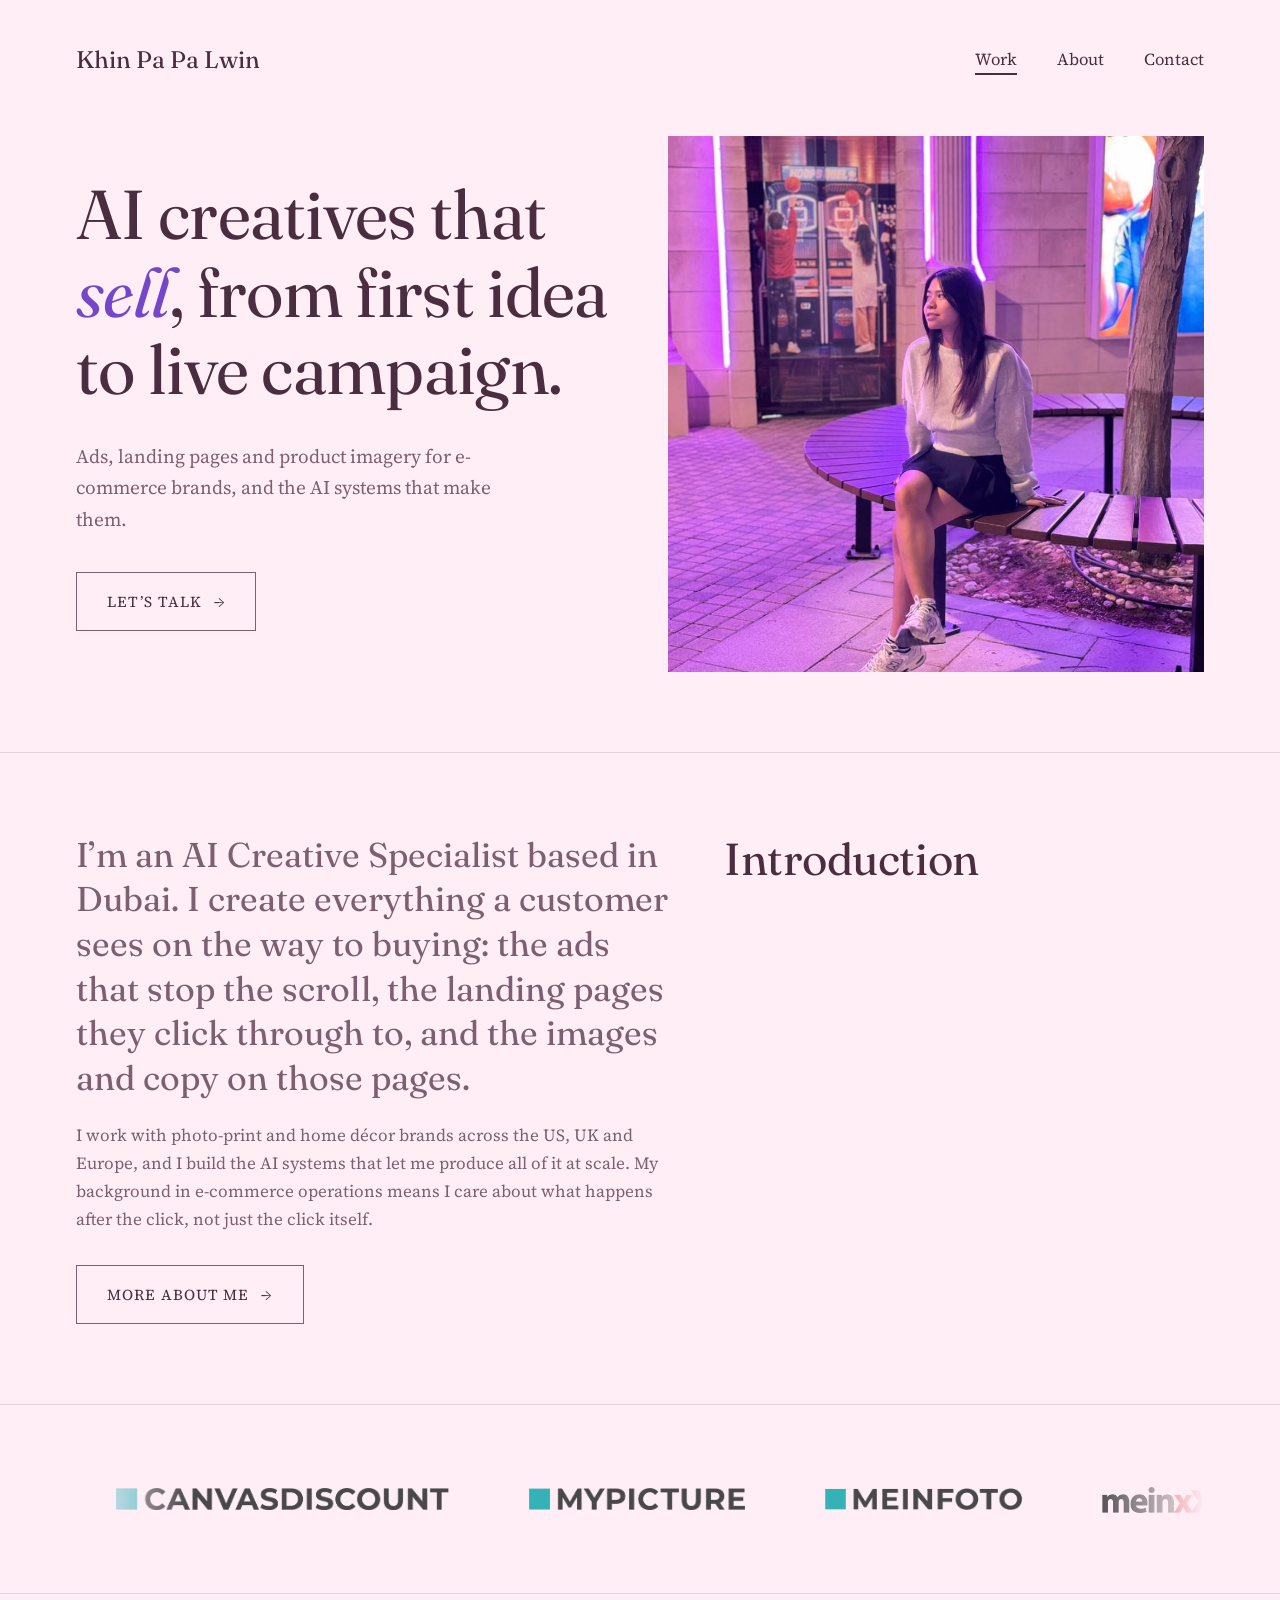
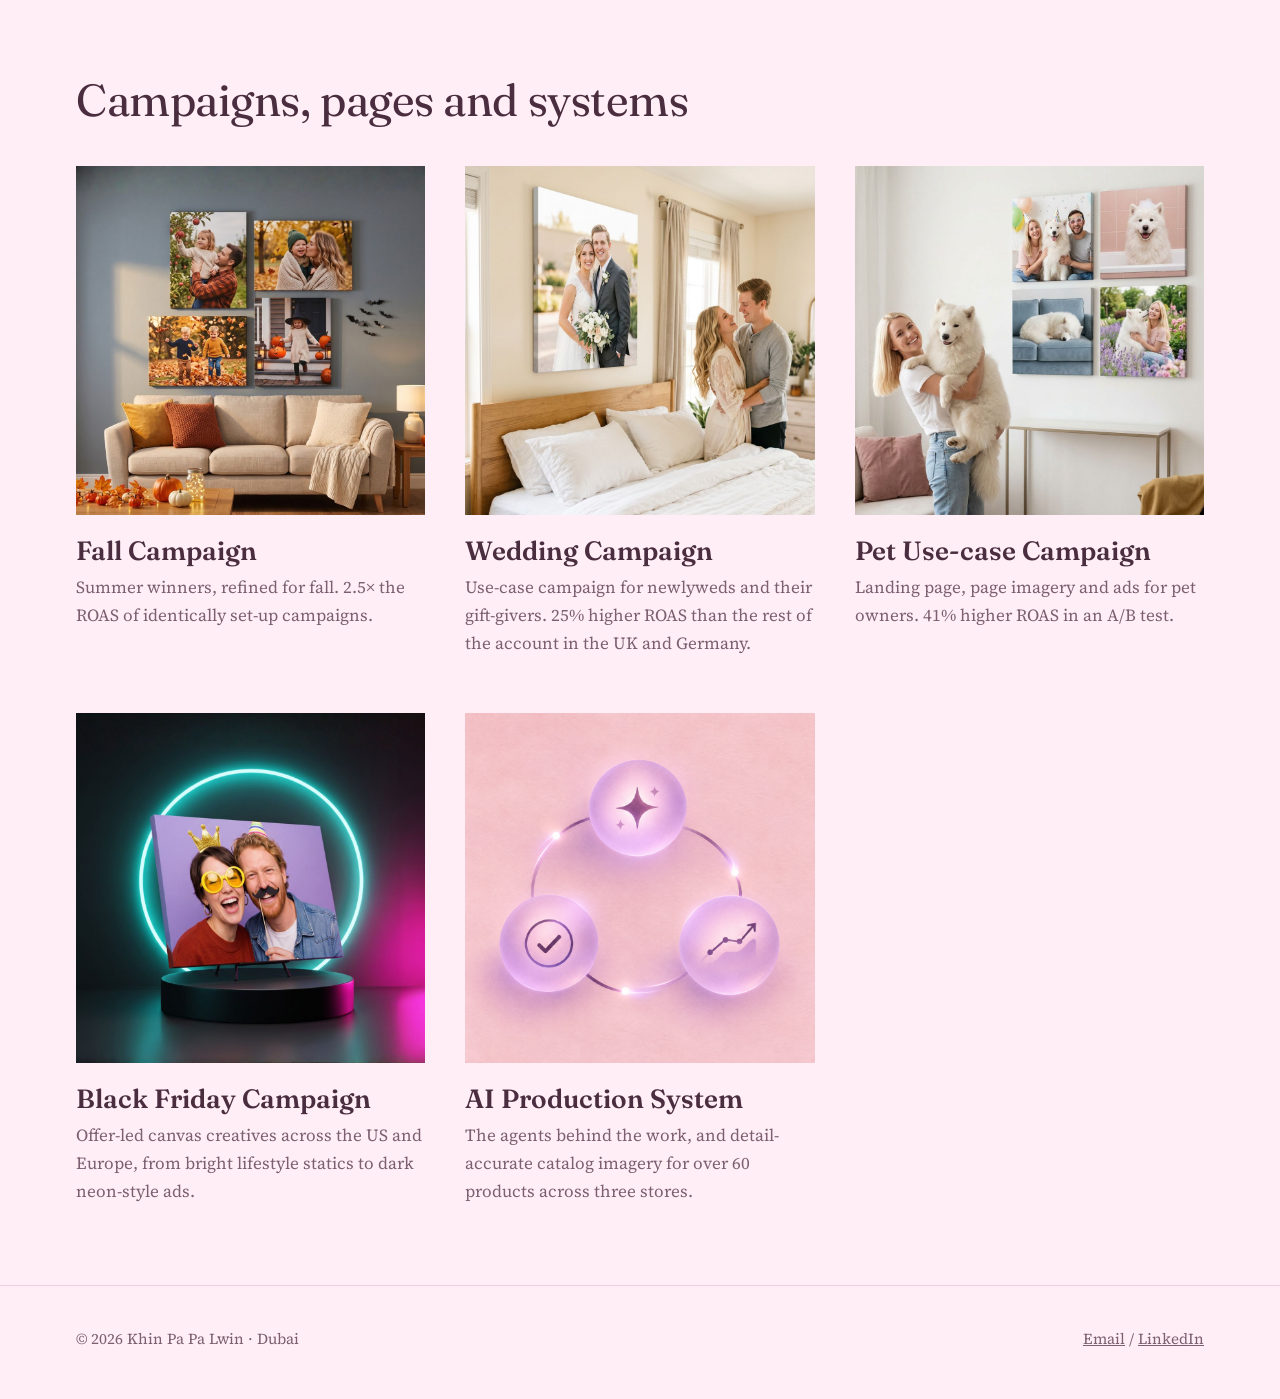
<file: index.html>
<!DOCTYPE html>
<html lang="en">
<head>
<meta charset="utf-8">
<meta name="viewport" content="width=device-width, initial-scale=1, viewport-fit=cover">
<title>Khin Pa Pa Lwin – AI Creative Specialist</title>
<meta name="description" content="AI Creative Specialist in Dubai creating ads, landing pages and product imagery for e-commerce brands.">
<link rel="preconnect" href="https://fonts.googleapis.com">
<link rel="preconnect" href="https://fonts.gstatic.com" crossorigin>
<link href="https://fonts.googleapis.com/css2?family=Fraunces:ital,opsz,wght@0,9..144,400;0,9..144,500;1,9..144,400&family=Source+Serif+4:opsz,wght@8..60,400;8..60,600&display=swap" rel="stylesheet">
<link rel="stylesheet" href="styles.css">
</head>
<body>
<div class="wrap">

  <nav class="site-nav" aria-label="Main">
    <a class="name" href="index.html">Khin Pa Pa Lwin</a>
    <ul>
      <li><a href="index.html#work" aria-current="page">Work</a></li>
      <li><a href="about.html">About</a></li>
      <li><a href="contact.html">Contact</a></li>
    </ul>
  </nav>

  <header class="hero">
    <div>
      <h1>AI creatives that <em>sell</em>, from first idea to live campaign.</h1>
      <p class="lead">Ads, landing pages and product imagery for e-commerce brands, and the AI systems that make them.</p>
      <a class="btn" href="contact.html">Let’s talk <span class="arrow" aria-hidden="true">→</span></a>
    </div>
    <div class="photo">images/khin.jpg<img src="images/khin.jpg" alt="Khin Pa Pa Lwin" onerror="this.remove()"></div>
  </header>

  <section aria-labelledby="intro-label">
    <div class="intro">
      <div>
        <p class="big">I’m an AI Creative Specialist based in Dubai. I create everything a customer sees on the way to buying: the ads that stop the scroll, the landing pages they click through to, and the images and copy on those pages.</p>
        <p>I work with photo-print and home décor brands across the US, UK and Europe, and I build the AI systems that let me produce all of it at scale. My background in e-commerce operations means I care about what happens after the click, not just the click itself.</p>
        <a class="btn" href="about.html">More about me <span class="arrow" aria-hidden="true">→</span></a>
      </div>
      <h2 id="intro-label">Introduction</h2>
    </div>
  </section>

  <section aria-label="Brands I’ve created for">
    <div class="marquee">
      <div class="marquee-track">
        <ul class="logos">
          <li><img src="images/logos/canvasdiscount.png" alt="CanvasDiscount"></li>
          <li><img src="images/logos/mypicture.png" alt="my-picture"></li>
          <li><img src="images/logos/meinfoto.png" alt="meinfoto"></li>
          <li><img class="tall" src="images/logos/meinxxl.png" alt="meinXXL"></li>
          <li><img src="images/logos/bestecanvas.svg" alt="Bestecanvas"></li>
        </ul>
        <ul class="logos" aria-hidden="true">
          <li><img src="images/logos/canvasdiscount.png" alt=""></li>
          <li><img src="images/logos/mypicture.png" alt=""></li>
          <li><img src="images/logos/meinfoto.png" alt=""></li>
          <li><img class="tall" src="images/logos/meinxxl.png" alt=""></li>
          <li><img src="images/logos/bestecanvas.svg" alt=""></li>
        </ul>
      </div>
    </div>
  </section>

  <section id="work" aria-labelledby="work-label">
    <h2 id="work-label">Campaigns, pages and systems</h2>
    <div class="work">
      <a class="item" href="projects/fall-concepts.html">
        <div class="cover">images/projects/fall-cover.jpg<img src="images/projects/fall-cover.jpg" alt="" onerror="this.remove()"></div>
        <div>
          <h3 class="title">Fall Campaign</h3>
          <p>Summer winners, refined for fall. 2.5× the ROAS of identically set-up campaigns.</p>
        </div>
      </a>
      <a class="item" href="projects/wedding-season.html">
        <div class="cover">images/projects/wedding-cover.jpg<img src="images/projects/wedding-cover.jpg" alt="" onerror="this.remove()"></div>
        <div>
          <h3 class="title">Wedding Campaign</h3>
          <p>Use-case campaign for newlyweds and their gift-givers. 25% higher ROAS than the rest of the account in the UK and Germany.</p>
        </div>
      </a>
      <a class="item" href="projects/pet-landing-page.html">
        <div class="cover">images/projects/pet-cover.jpg<img src="images/projects/pet-cover.jpg" alt="" onerror="this.remove()"></div>
        <div>
          <h3 class="title">Pet Use-case Campaign</h3>
          <p>Landing page, page imagery and ads for pet owners. 41% higher ROAS in an A/B test.</p>
        </div>
      </a>
      <a class="item" href="projects/black-friday.html">
        <div class="cover">images/projects/bf-cover.jpg<img src="images/projects/bf-cover.jpg" alt="" onerror="this.remove()"></div>
        <div>
          <h3 class="title">Black Friday Campaign</h3>
          <p>Offer-led canvas creatives across the US and Europe, from bright lifestyle statics to dark neon-style ads.</p>
        </div>
      </a>
      <a class="item" href="projects/ai-production-system.html">
        <div class="cover">images/projects/system-cover.jpg<img src="images/projects/system-cover.jpg" alt="" onerror="this.remove()"></div>
        <div>
          <h3 class="title">AI Production System</h3>
          <p>The agents behind the work, and detail-accurate catalog imagery for over 60 products across three stores.</p>
        </div>
      </a>
    </div>
  </section>

  <footer class="site-footer">
    <span>© 2026 Khin Pa Pa Lwin · Dubai</span>
    <span><a href="mailto:khinpapalwin184@gmail.com">Email</a> / <a href="https://www.linkedin.com/in/khin-pa-pa-lwin-a996a92a7">LinkedIn</a></span>
  </footer>

</div>
<script src="script.js"></script>
</body>
</html>
</file>
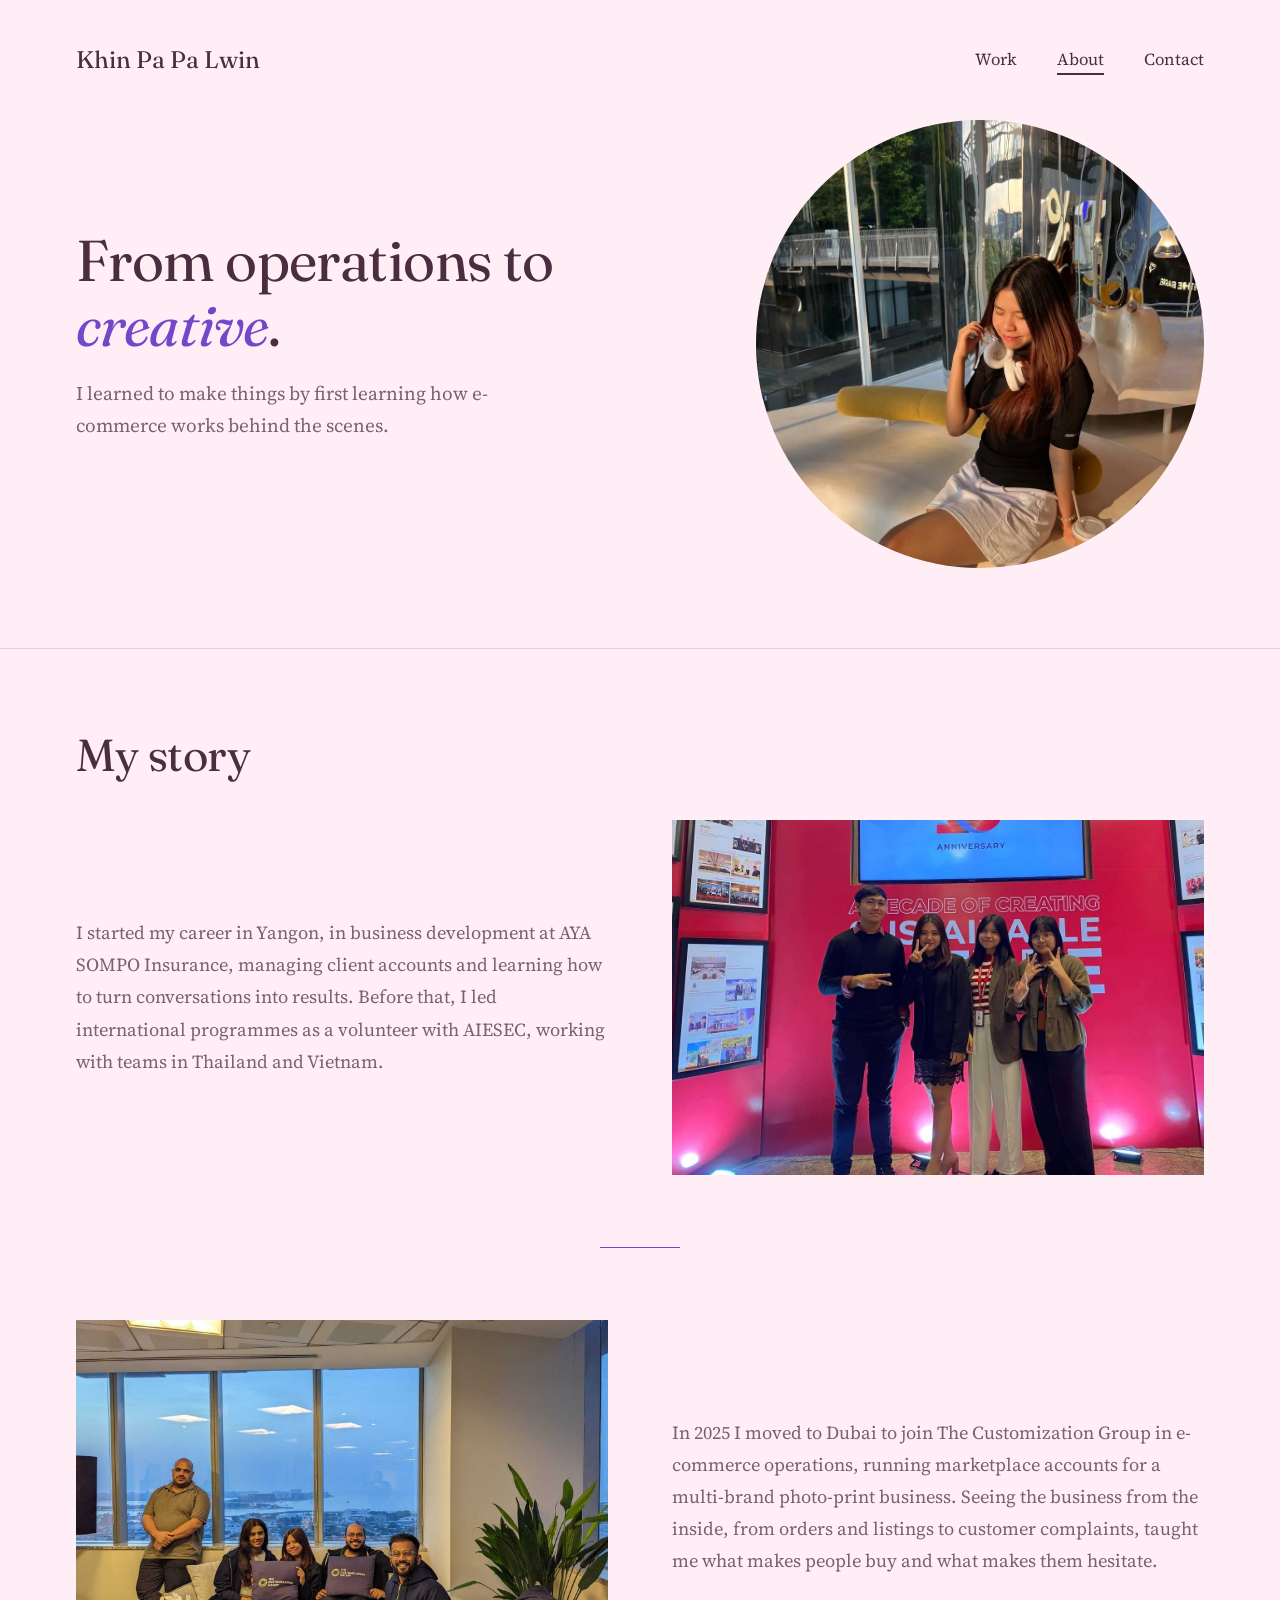
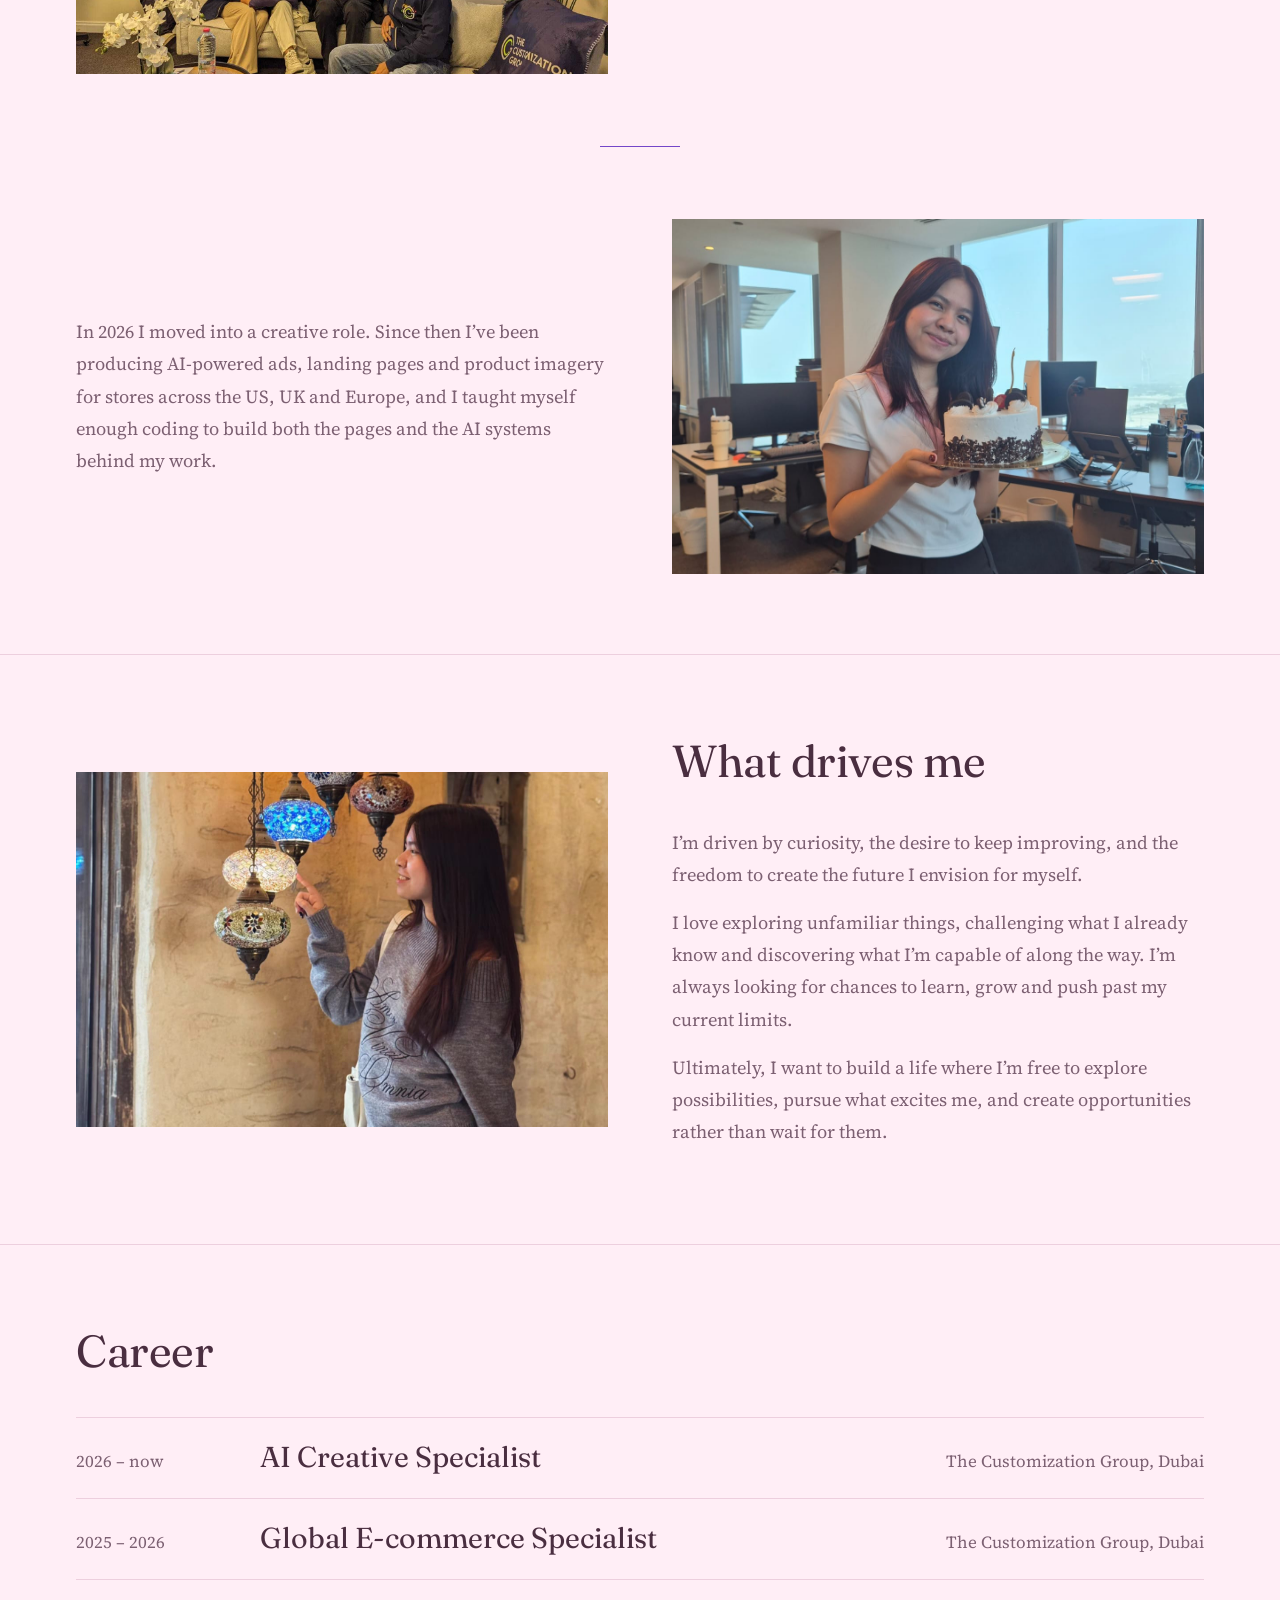
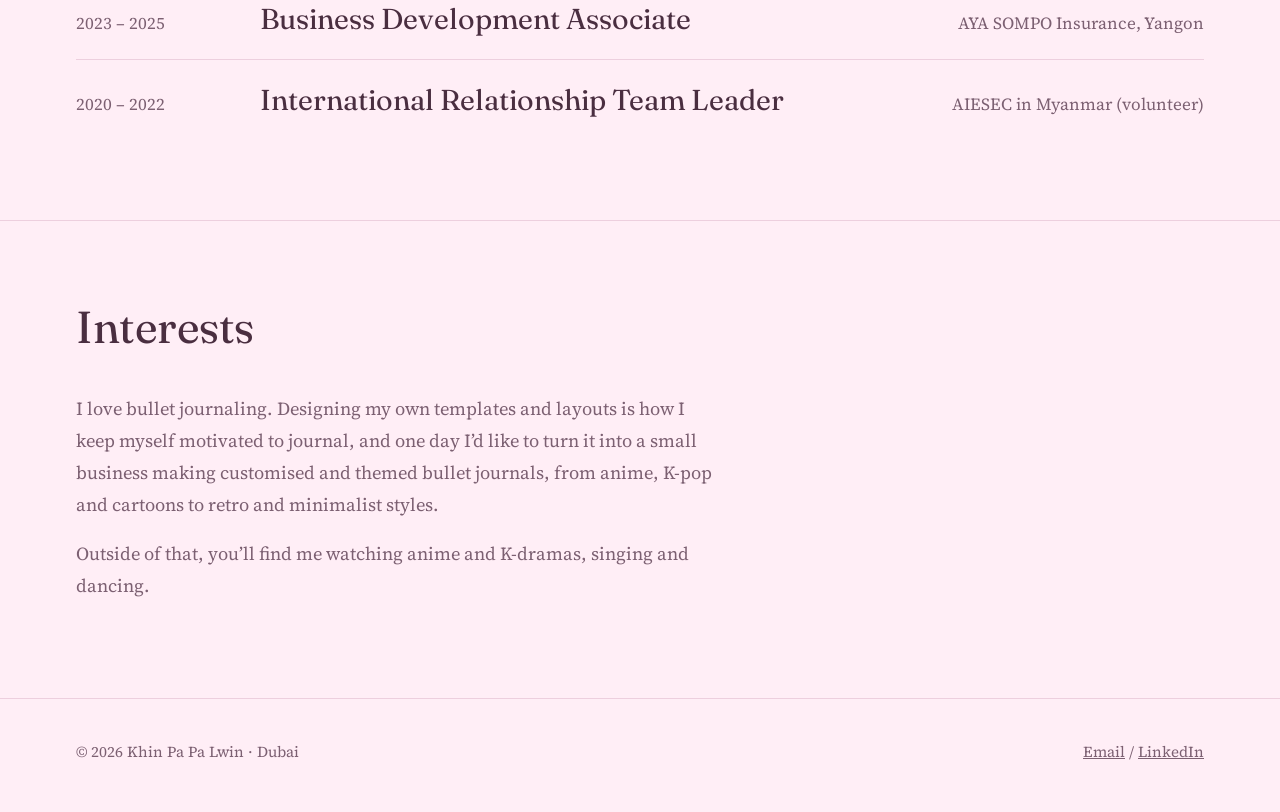
<file: about.html>
<!DOCTYPE html>
<html lang="en">
<head>
<meta charset="utf-8">
<meta name="viewport" content="width=device-width, initial-scale=1, viewport-fit=cover">
<title>About – Khin Pa Pa Lwin</title>
<link rel="preconnect" href="https://fonts.googleapis.com">
<link rel="preconnect" href="https://fonts.gstatic.com" crossorigin>
<link href="https://fonts.googleapis.com/css2?family=Fraunces:ital,opsz,wght@0,9..144,400;0,9..144,500;1,9..144,400&family=Source+Serif+4:opsz,wght@8..60,400;8..60,600&display=swap" rel="stylesheet">
<link rel="stylesheet" href="styles.css">
</head>
<body>
<div class="wrap">

  <nav class="site-nav" aria-label="Main">
    <a class="name" href="index.html">Khin Pa Pa Lwin</a>
    <ul>
      <li><a href="index.html#work">Work</a></li>
      <li><a href="about.html" aria-current="page">About</a></li>
      <li><a href="contact.html">Contact</a></li>
    </ul>
  </nav>

  <header class="about-hero">
    <div>
      <h1 style="font-size:clamp(2.4rem,5vw,3.6rem);line-height:1.12;margin:0 0 1.25rem">From operations to <em style="color:var(--accent)">creative</em>.</h1>
      <p class="lead" style="font-size:1.2rem;color:var(--ink-soft);max-width:30rem">I learned to make things by first learning how e-commerce works behind the scenes.</p>
    </div>
    <div class="photo round">images/about.jpg<img src="images/about.jpg" alt="Khin Pa Pa Lwin" onerror="this.remove()"></div>
  </header>

  <section aria-labelledby="story">
    <h2 id="story">My story</h2>

    <div class="zig">
      <div class="text">
        <p>I started my career in Yangon, in business development at AYA SOMPO Insurance, managing client accounts and learning how to turn conversations into results. Before that, I led international programmes as a volunteer with AIESEC, working with teams in Thailand and Vietnam.</p>
      </div>
      <div class="photo">images/story-1.jpg<img src="images/story-1.jpg" alt="Khin at work at AYA SOMPO Insurance" onerror="this.remove()"></div>
    </div>

    <hr class="zig-divider">

    <div class="zig flip">
      <div class="text">
        <p>In 2025 I moved to Dubai to join The Customization Group in e-commerce operations, running marketplace accounts for a multi-brand photo-print business. Seeing the business from the inside, from orders and listings to customer complaints, taught me what makes people buy and what makes them hesitate.</p>
      </div>
      <div class="photo">images/story-2.jpg<img src="images/story-2.jpg" alt="" onerror="this.remove()"></div>
    </div>

    <hr class="zig-divider">

    <div class="zig">
      <div class="text">
        <p>In 2026 I moved into a creative role. Since then I’ve been producing AI-powered ads, landing pages and product imagery for stores across the US, UK and Europe, and I taught myself enough coding to build both the pages and the AI systems behind my work.</p>
      </div>
      <div class="photo">images/story-3.jpg<img src="images/story-3.jpg" alt="" onerror="this.remove()"></div>
    </div>
  </section>

  <section aria-labelledby="drives">
    <div class="split">
      <div class="photo">images/about-2.jpg<img src="images/about-2.jpg" alt="" onerror="this.remove()"></div>
      <div class="text">
        <h2 id="drives">What drives me</h2>
        <p>I’m driven by curiosity, the desire to keep improving, and the freedom to create the future I envision for myself.</p>
        <p>I love exploring unfamiliar things, challenging what I already know and discovering what I’m capable of along the way. I’m always looking for chances to learn, grow and push past my current limits.</p>
        <p>Ultimately, I want to build a life where I’m free to explore possibilities, pursue what excites me, and create opportunities rather than wait for them.</p>
      </div>
    </div>
  </section>

  <section aria-labelledby="career">
    <h2 id="career">Career</h2>
    <ol class="timeline">
      <li><span class="when">2026 – now</span><span class="role">AI Creative Specialist</span><span class="where">The Customization Group, Dubai</span></li>
      <li><span class="when">2025 – 2026</span><span class="role">Global E-commerce Specialist</span><span class="where">The Customization Group, Dubai</span></li>
      <li><span class="when">2023 – 2025</span><span class="role">Business Development Associate</span><span class="where">AYA SOMPO Insurance, Yangon</span></li>
      <li><span class="when">2020 – 2022</span><span class="role">International Relationship Team Leader</span><span class="where">AIESEC in Myanmar (volunteer)</span></li>
    </ol>
  </section>

  <section aria-labelledby="interests">
    <h2 id="interests">Interests</h2>
    <div class="measure text">
      <p>I love bullet journaling. Designing my own templates and layouts is how I keep myself motivated to journal, and one day I’d like to turn it into a small business making customised and themed bullet journals, from anime, K-pop and cartoons to retro and minimalist styles.</p>
      <p>Outside of that, you’ll find me watching anime and K-dramas, singing and dancing.</p>
    </div>
  </section>

  <footer class="site-footer">
    <span>© 2026 Khin Pa Pa Lwin · Dubai</span>
    <span><a href="mailto:khinpapalwin184@gmail.com">Email</a> / <a href="https://www.linkedin.com/in/khin-pa-pa-lwin-a996a92a7">LinkedIn</a></span>
  </footer>

</div>
<script src="script.js"></script>
</body>
</html>
</file>
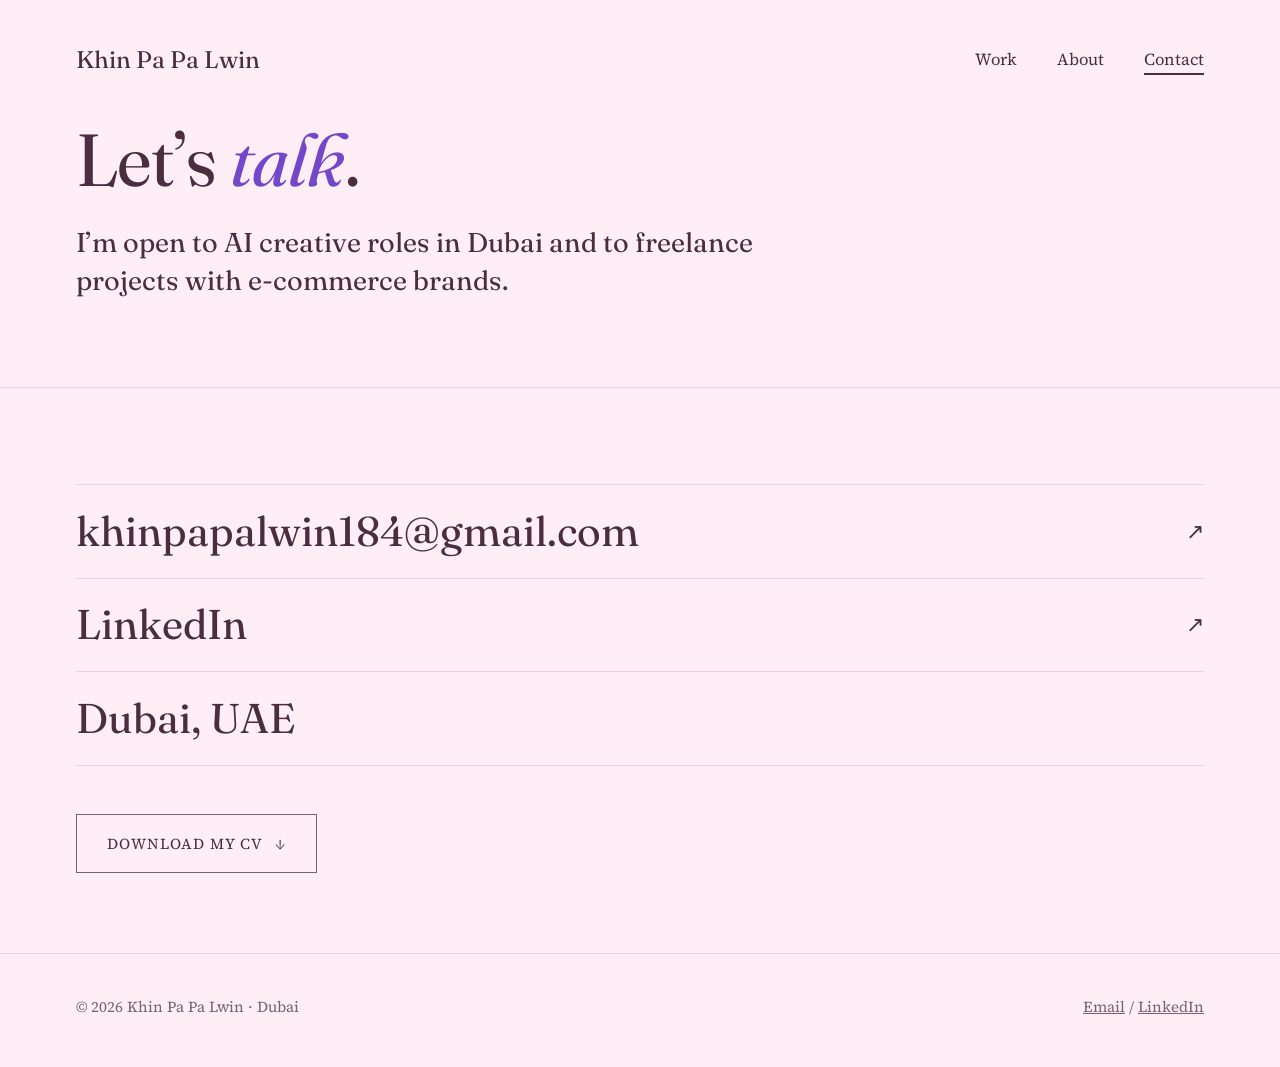
<file: contact.html>
<!DOCTYPE html>
<html lang="en">
<head>
<meta charset="utf-8">
<meta name="viewport" content="width=device-width, initial-scale=1, viewport-fit=cover">
<title>Contact – Khin Pa Pa Lwin</title>
<link rel="preconnect" href="https://fonts.googleapis.com">
<link rel="preconnect" href="https://fonts.gstatic.com" crossorigin>
<link href="https://fonts.googleapis.com/css2?family=Fraunces:ital,opsz,wght@0,9..144,400;0,9..144,500;1,9..144,400&family=Source+Serif+4:opsz,wght@8..60,400;8..60,600&display=swap" rel="stylesheet">
<link rel="stylesheet" href="styles.css">
</head>
<body>
<div class="wrap">

  <nav class="site-nav" aria-label="Main">
    <a class="name" href="index.html">Khin Pa Pa Lwin</a>
    <ul>
      <li><a href="index.html#work">Work</a></li>
      <li><a href="about.html">About</a></li>
      <li><a href="contact.html" aria-current="page">Contact</a></li>
    </ul>
  </nav>

  <header class="project-head">
    <h1>Let’s <em style="color:var(--accent)">talk</em>.</h1>
    <p class="result">I’m open to AI creative roles in Dubai and to freelance projects with e-commerce brands.</p>
  </header>

  <section aria-label="Contact details">
  <ul class="contact-list">
    <li><a href="mailto:khinpapalwin184@gmail.com">khinpapalwin184@gmail.com</a></li>
    <li><a href="https://www.linkedin.com/in/khin-pa-pa-lwin-a996a92a7">LinkedIn</a></li>
    <li><span>Dubai, UAE</span></li>
  </ul>
  <!-- Put your CV PDF in the files folder with exactly this name -->
  <a class="btn" href="files/Khin_Pa_Pa_Lwin_CV.pdf" download>Download my CV <span aria-hidden="true">↓</span></a>
  </section>

  <footer class="site-footer">
    <span>© 2026 Khin Pa Pa Lwin · Dubai</span>
    <span><a href="mailto:khinpapalwin184@gmail.com">Email</a> / <a href="https://www.linkedin.com/in/khin-pa-pa-lwin-a996a92a7">LinkedIn</a></span>
  </footer>

</div>
<script src="script.js"></script>
</body>
</html>
</file>
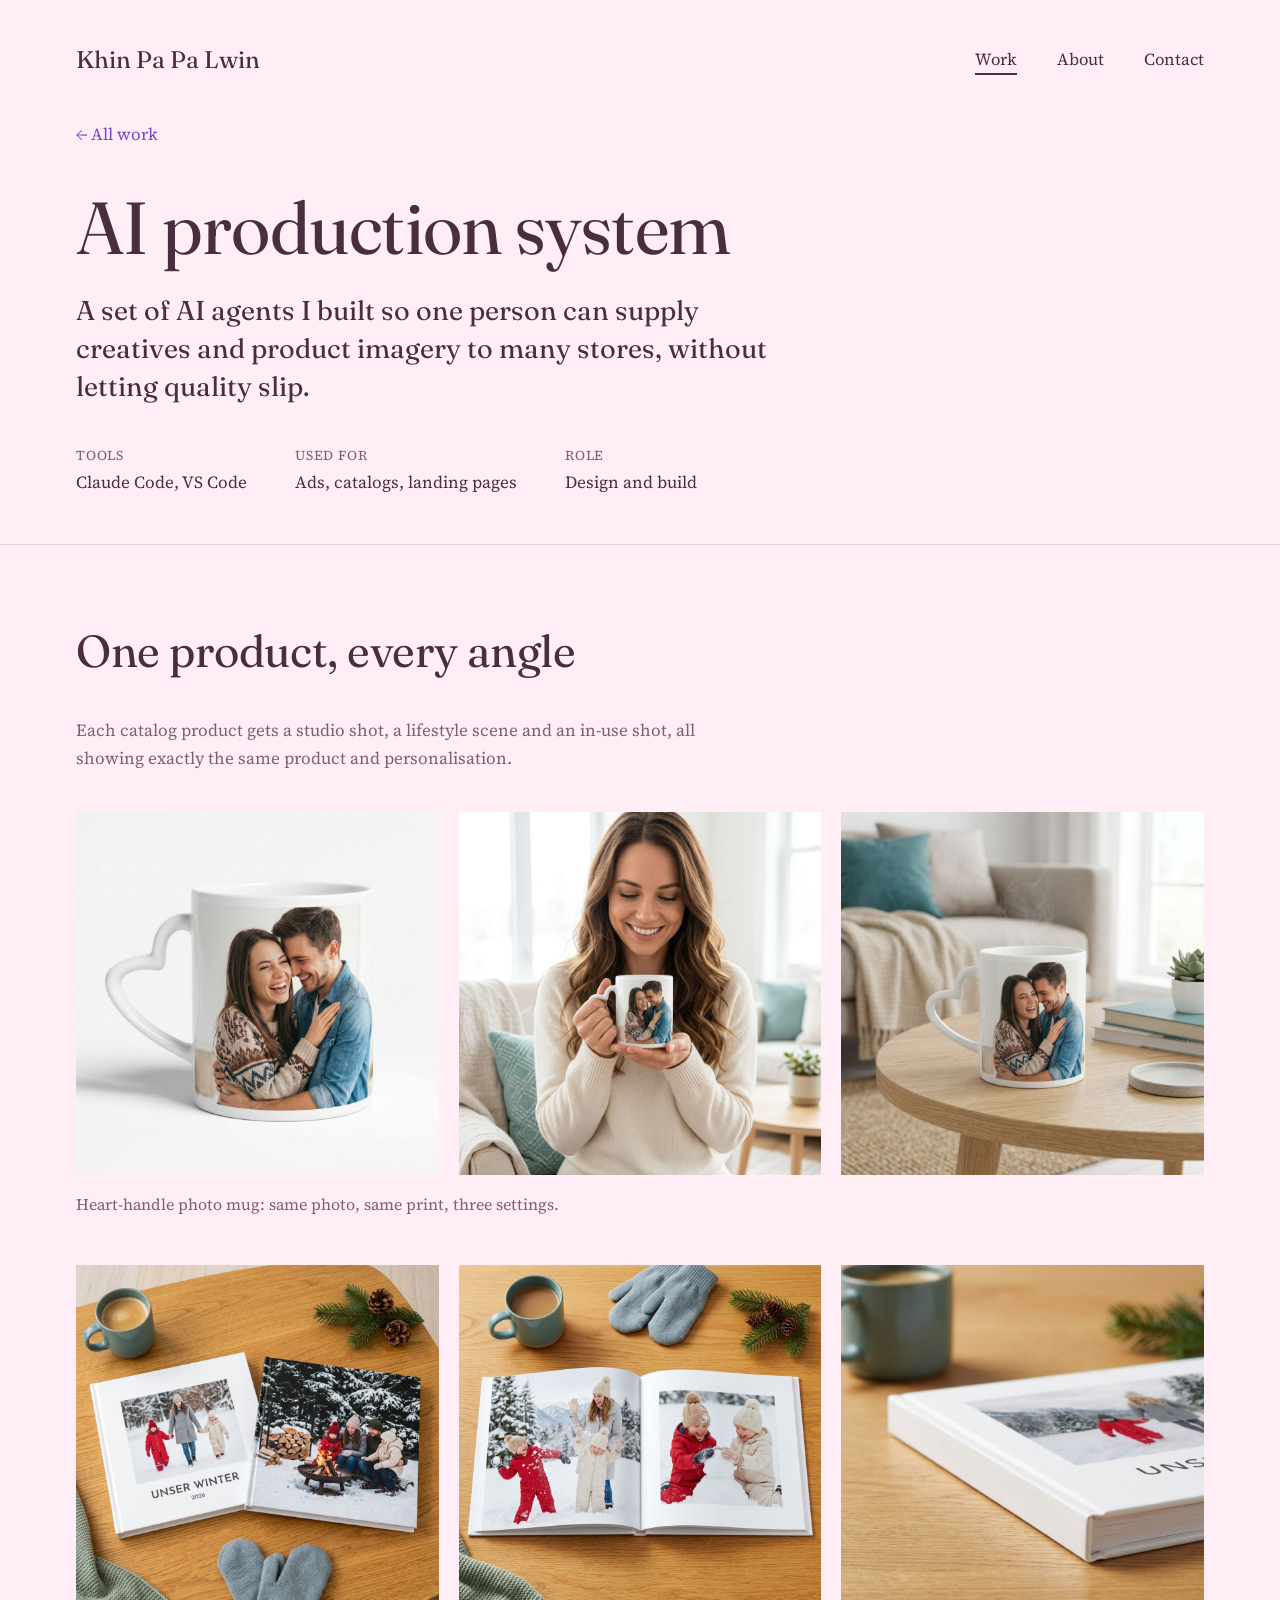
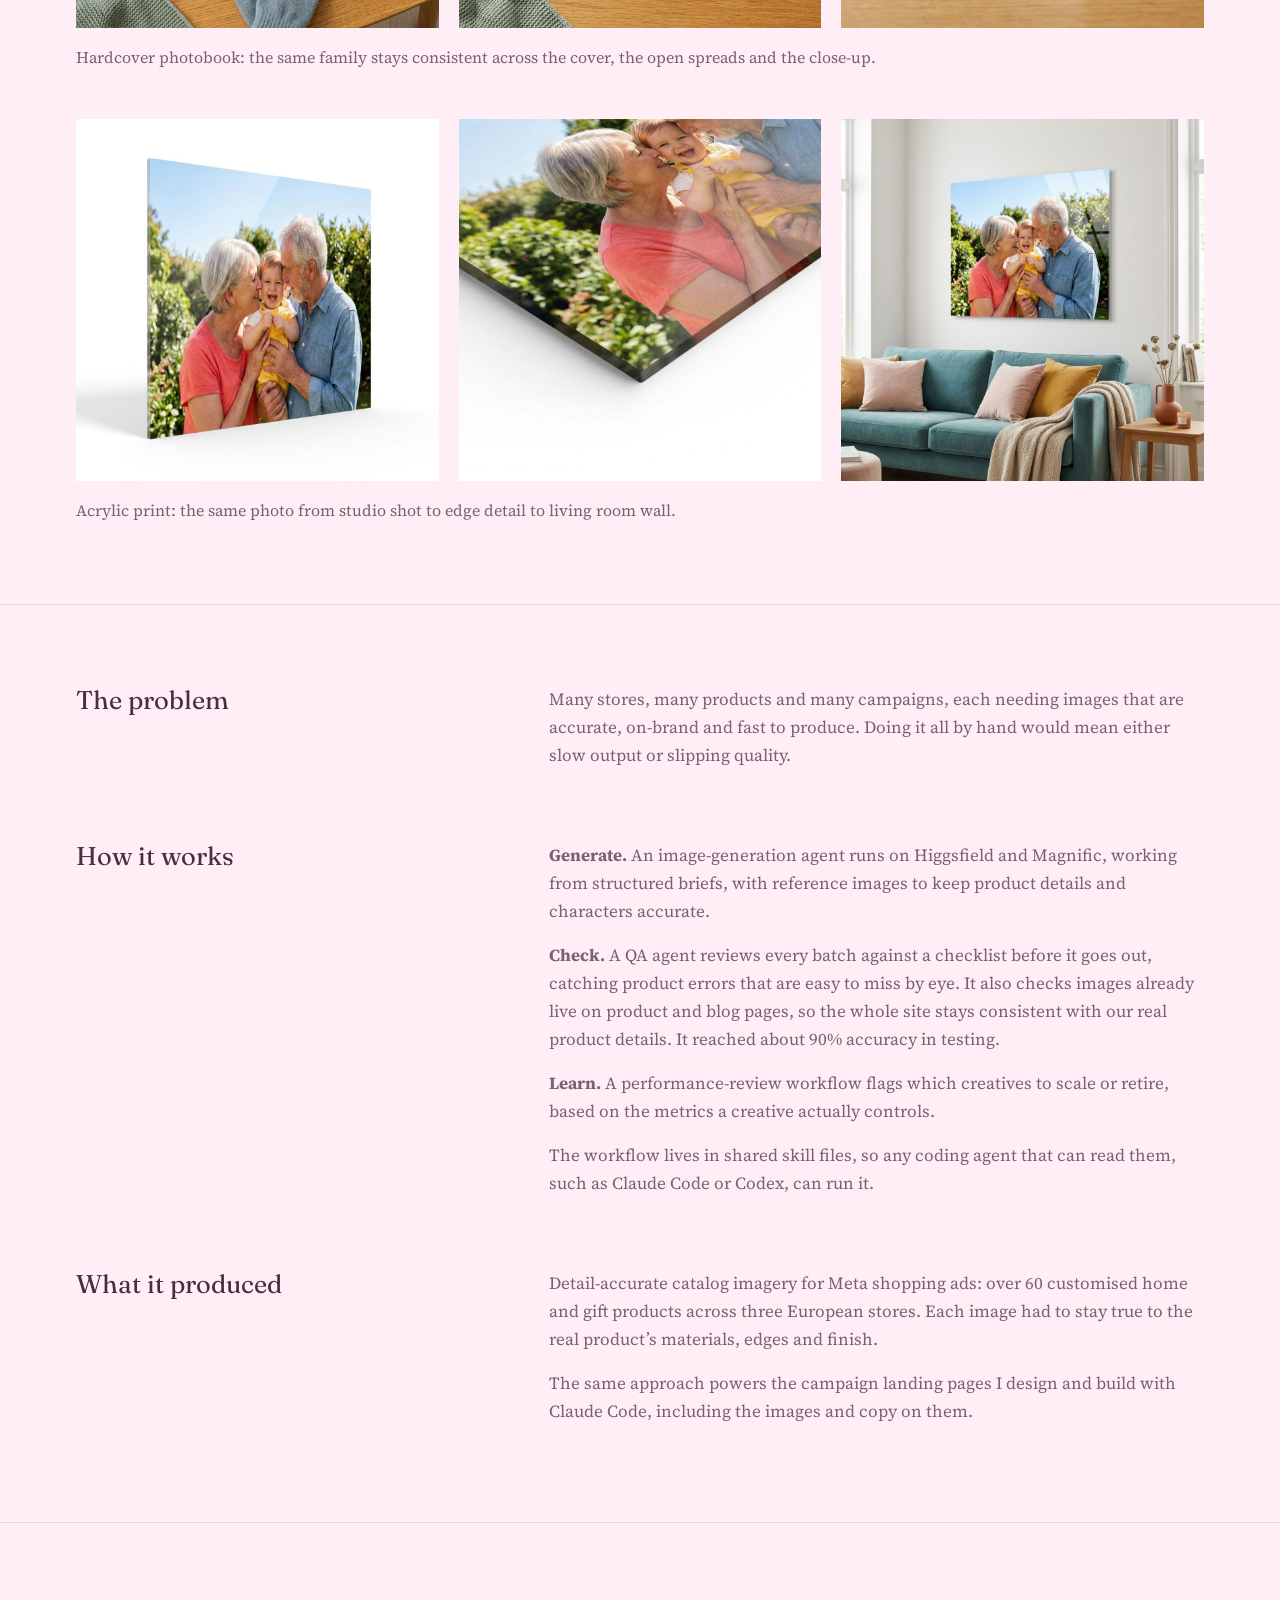
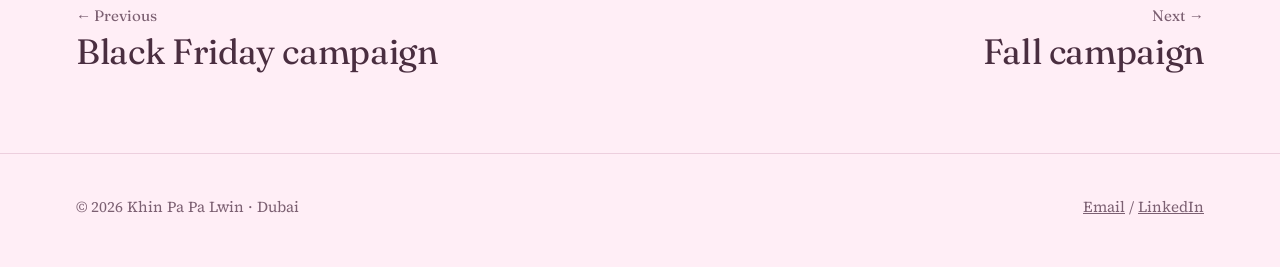
<file: projects/ai-production-system.html>
<!DOCTYPE html>
<html lang="en">
<head>
<meta charset="utf-8">
<meta name="viewport" content="width=device-width, initial-scale=1, viewport-fit=cover">
<title>AI production system – Khin Pa Pa Lwin</title>
<link rel="preconnect" href="https://fonts.googleapis.com">
<link rel="preconnect" href="https://fonts.gstatic.com" crossorigin>
<link href="https://fonts.googleapis.com/css2?family=Fraunces:ital,opsz,wght@0,9..144,400;0,9..144,500;1,9..144,400&family=Source+Serif+4:opsz,wght@8..60,400;8..60,600&display=swap" rel="stylesheet">
<link rel="stylesheet" href="../styles.css">
</head>
<body>
<div class="wrap">

  <nav class="site-nav" aria-label="Main">
    <a class="name" href="../index.html">Khin Pa Pa Lwin</a>
    <ul>
      <li><a href="../index.html#work" aria-current="page">Work</a></li>
      <li><a href="../about.html">About</a></li>
      <li><a href="../contact.html">Contact</a></li>
    </ul>
  </nav>

  <header class="project-head">
    <a class="link back" href="../index.html#work">← All work</a>
    <h1>AI production system</h1>
    <p class="result">A set of AI agents I built so one person can supply creatives and product imagery to many stores, without letting quality slip.</p>
    <dl class="meta"><div><dt>Tools</dt><dd>Claude Code, VS Code</dd></div><div><dt>Used for</dt><dd>Ads, catalogs, landing pages</dd></div><div><dt>Role</dt><dd>Design and build</dd></div></dl>
  </header>

  <section aria-label="Catalog image sets">
    <h2>One product, every angle</h2>
    <p class="lead-sets">Each catalog product gets a studio shot, a lifestyle scene and an in-use shot, all showing exactly the same product and personalisation.</p>
    <!-- To add another product, copy one <figure class="set"> block and change the number in the file names (catalog-4-1.jpg …) -->
    <figure class="set">
      <div class="set-row">
        <div class="frame">Studio<img src="../images/projects/catalog-1-1.jpg" alt="" onerror="this.remove()"></div>
        <div class="frame">Lifestyle<img src="../images/projects/catalog-1-2.jpg" alt="" onerror="this.remove()"></div>
        <div class="frame">In use<img src="../images/projects/catalog-1-3.jpg" alt="" onerror="this.remove()"></div>
      </div>
      <figcaption>Heart-handle photo mug: same photo, same print, three settings.</figcaption>
    </figure>
    <figure class="set">
      <div class="set-row">
        <div class="frame">Studio<img src="../images/projects/catalog-2-1.jpg" alt="" onerror="this.remove()"></div>
        <div class="frame">Lifestyle<img src="../images/projects/catalog-2-2.jpg" alt="" onerror="this.remove()"></div>
        <div class="frame">In use<img src="../images/projects/catalog-2-3.jpg" alt="" onerror="this.remove()"></div>
      </div>
      <figcaption>Hardcover photobook: the same family stays consistent across the cover, the open spreads and the close-up.</figcaption>
    </figure>
    <figure class="set">
      <div class="set-row">
        <div class="frame">Studio<img src="../images/projects/catalog-3-1.jpg" alt="" onerror="this.remove()"></div>
        <div class="frame">Lifestyle<img src="../images/projects/catalog-3-2.jpg" alt="" onerror="this.remove()"></div>
        <div class="frame">In use<img src="../images/projects/catalog-3-3.jpg" alt="" onerror="this.remove()"></div>
      </div>
      <figcaption>Acrylic print: the same photo from studio shot to edge detail to living room wall.</figcaption>
    </figure>
  </section>

  <section class="story" aria-label="Case study">
    <h3>The problem</h3>
    <div>
      <p>Many stores, many products and many campaigns, each needing images that are accurate, on-brand and fast to produce. Doing it all by hand would mean either slow output or slipping quality.</p>
    </div>
    <h3>How it works</h3>
    <div>
      <p><strong>Generate.</strong> An image-generation agent runs on Higgsfield and Magnific, working from structured briefs, with reference images to keep product details and characters accurate.</p>
    <p><strong>Check.</strong> A QA agent reviews every batch against a checklist before it goes out, catching product errors that are easy to miss by eye. It also checks images already live on product and blog pages, so the whole site stays consistent with our real product details. It reached about 90% accuracy in testing.</p>
    <p><strong>Learn.</strong> A performance-review workflow flags which creatives to scale or retire, based on the metrics a creative actually controls.</p>
    <p>The workflow lives in shared skill files, so any coding agent that can read them, such as Claude Code or Codex, can run it.</p>
    </div>
    <h3>What it produced</h3>
    <div>
      <p>Detail-accurate catalog imagery for Meta shopping ads: over 60 customised home and gift products across three European stores. Each image had to stay true to the real product’s materials, edges and finish.</p>
    <p>The same approach powers the campaign landing pages I design and build with Claude Code, including the images and copy on them.</p>
    </div>
  </section>

  <section aria-label="More projects">
    <nav class="next">
      <a href="black-friday.html"><p class="label">← Previous</p><span class="head">Black Friday campaign</span></a>
      <a href="fall-concepts.html"><p class="label">Next →</p><span class="head">Fall campaign</span></a>
    </nav>
  </section>

  <footer class="site-footer">
    <span>© 2026 Khin Pa Pa Lwin · Dubai</span>
    <span><a href="mailto:khinpapalwin184@gmail.com">Email</a> / <a href="https://www.linkedin.com/in/khin-pa-pa-lwin-a996a92a7">LinkedIn</a></span>
  </footer>

</div>
<script src="../script.js"></script>
</body>
</html>
</file>
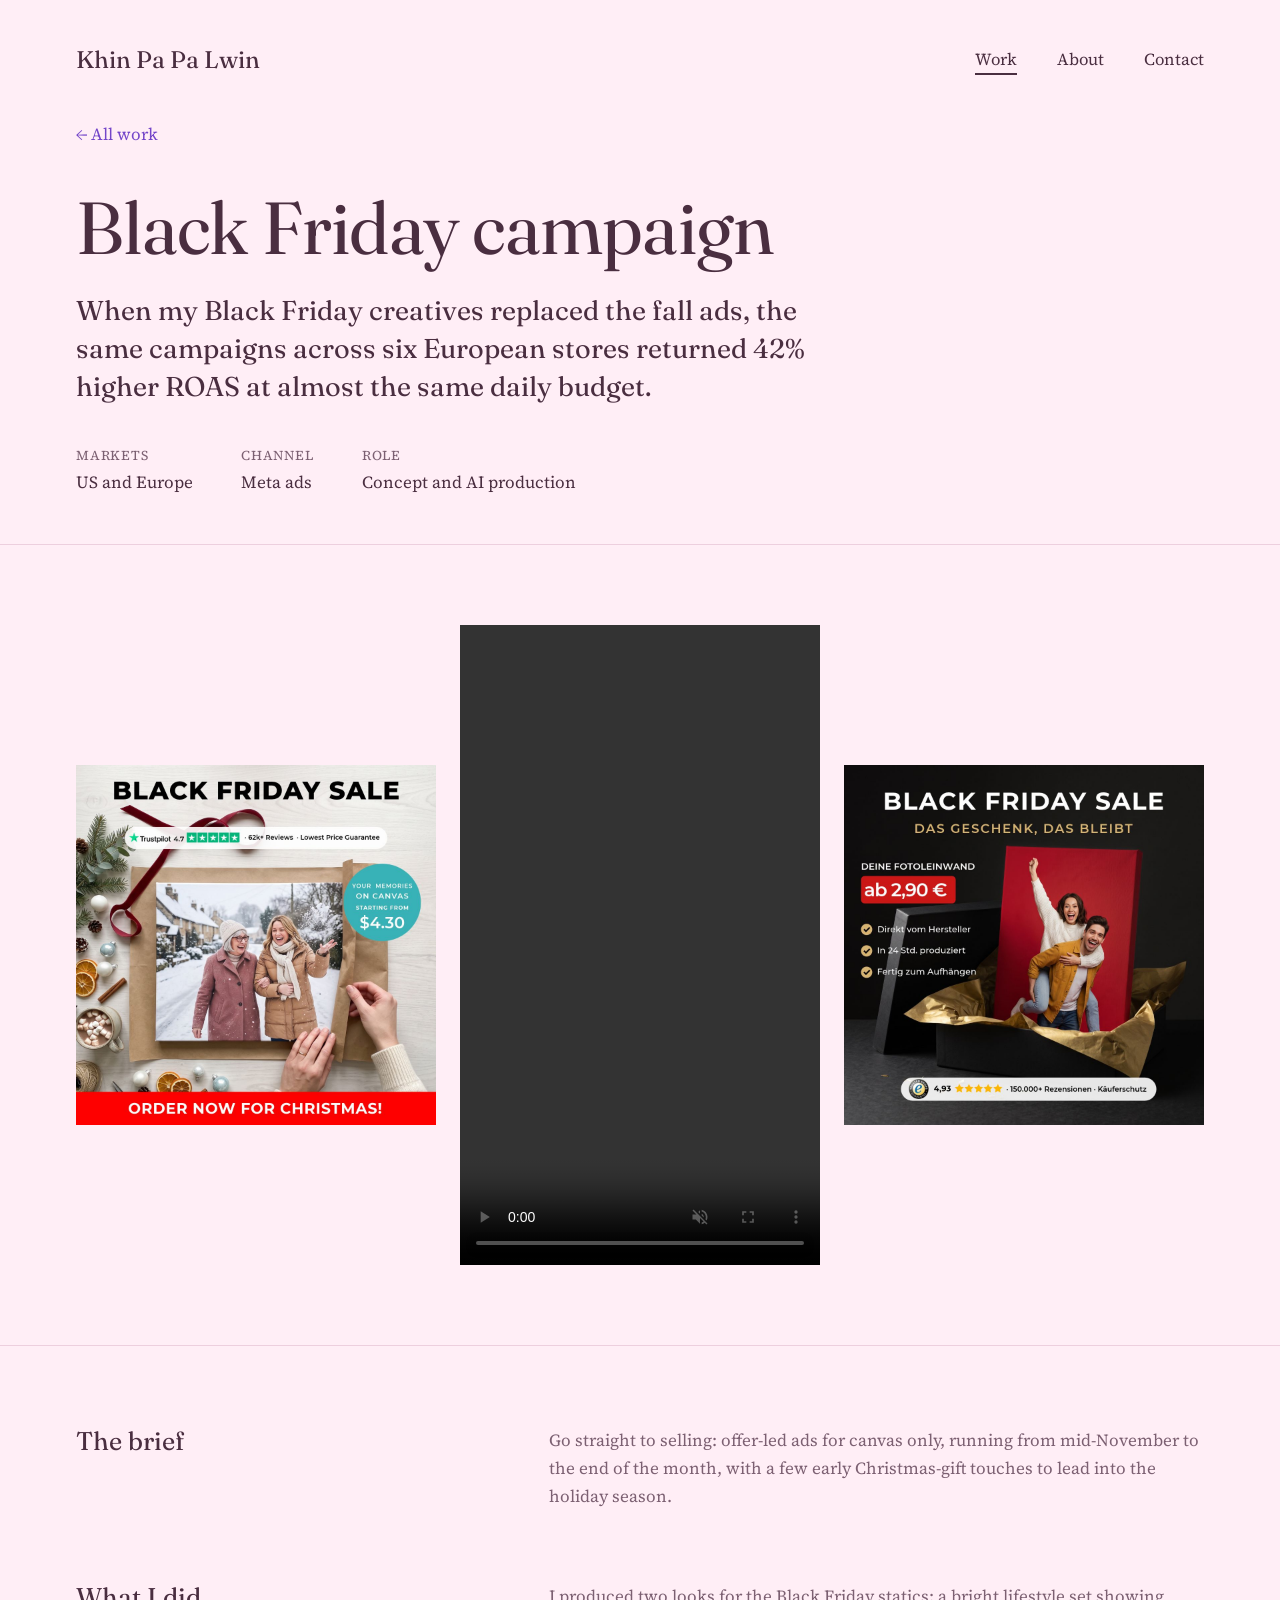
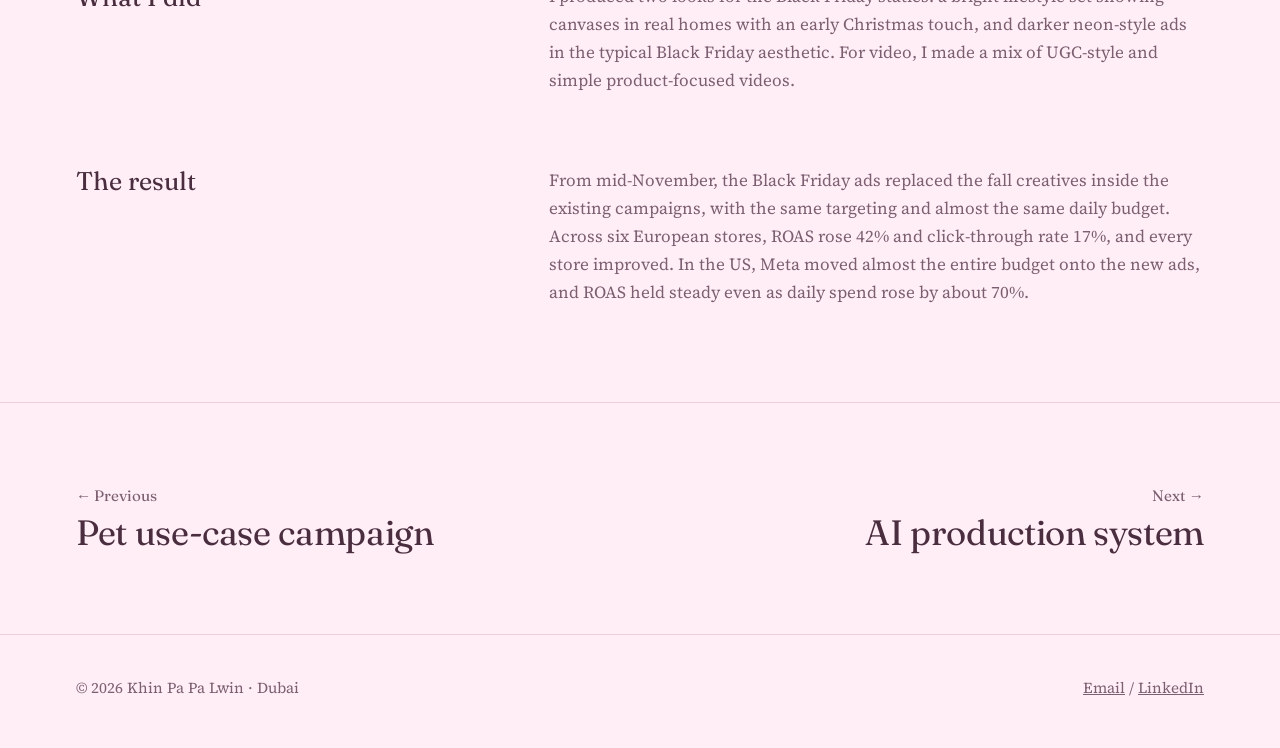
<file: projects/black-friday.html>
<!DOCTYPE html>
<html lang="en">
<head>
<meta charset="utf-8">
<meta name="viewport" content="width=device-width, initial-scale=1, viewport-fit=cover">
<title>Black Friday campaign – Khin Pa Pa Lwin</title>
<link rel="preconnect" href="https://fonts.googleapis.com">
<link rel="preconnect" href="https://fonts.gstatic.com" crossorigin>
<link href="https://fonts.googleapis.com/css2?family=Fraunces:ital,opsz,wght@0,9..144,400;0,9..144,500;1,9..144,400&family=Source+Serif+4:opsz,wght@8..60,400;8..60,600&display=swap" rel="stylesheet">
<link rel="stylesheet" href="../styles.css">
</head>
<body>
<div class="wrap">

  <nav class="site-nav" aria-label="Main">
    <a class="name" href="../index.html">Khin Pa Pa Lwin</a>
    <ul>
      <li><a href="../index.html#work" aria-current="page">Work</a></li>
      <li><a href="../about.html">About</a></li>
      <li><a href="../contact.html">Contact</a></li>
    </ul>
  </nav>

  <header class="project-head">
    <a class="link back" href="../index.html#work">← All work</a>
    <h1>Black Friday campaign</h1>
    <p class="result">When my Black Friday creatives replaced the fall ads, the same campaigns across six European stores returned 42% higher ROAS at almost the same daily budget.</p>
    <dl class="meta"><div><dt>Markets</dt><dd>US and Europe</dd></div><div><dt>Channel</dt><dd>Meta ads</dd></div><div><dt>Role</dt><dd>Concept and AI production</dd></div></dl>
  </header>

  <section aria-label="Creatives">
    <div class="gallery">
    <div class="frame">Black Friday static<img src="../images/projects/bf-1.jpg" alt="" onerror="this.remove()"></div>
    <div class="frame tall">Black Friday UGC video<video src="../images/projects/bf-2.mp4" autoplay muted loop playsinline controls></video></div>
    <div class="frame">dark neon-style static<img src="../images/projects/bf-3.jpg" alt="" onerror="this.remove()"></div>
    </div>
  </section>

  <section class="story" aria-label="Case study">
    <h3>The brief</h3>
    <div>
      <p>Go straight to selling: offer-led ads for canvas only, running from mid-November to the end of the month, with a few early Christmas-gift touches to lead into the holiday season.</p>
    </div>
    <h3>What I did</h3>
    <div>
      <p>I produced two looks for the Black Friday statics: a bright lifestyle set showing canvases in real homes with an early Christmas touch, and darker neon-style ads in the typical Black Friday aesthetic. For video, I made a mix of UGC-style and simple product-focused videos.</p>
    </div>
    <h3>The result</h3>
    <div>
      <p>From mid-November, the Black Friday ads replaced the fall creatives inside the existing campaigns, with the same targeting and almost the same daily budget. Across six European stores, ROAS rose 42% and click-through rate 17%, and every store improved. In the US, Meta moved almost the entire budget onto the new ads, and ROAS held steady even as daily spend rose by about 70%.</p>
    </div>
  </section>

  <section aria-label="More projects">
    <nav class="next">
      <a href="pet-landing-page.html"><p class="label">← Previous</p><span class="head">Pet use-case campaign</span></a>
      <a href="ai-production-system.html"><p class="label">Next →</p><span class="head">AI production system</span></a>
    </nav>
  </section>

  <footer class="site-footer">
    <span>© 2026 Khin Pa Pa Lwin · Dubai</span>
    <span><a href="mailto:khinpapalwin184@gmail.com">Email</a> / <a href="https://www.linkedin.com/in/khin-pa-pa-lwin-a996a92a7">LinkedIn</a></span>
  </footer>

</div>
<script src="../script.js"></script>
</body>
</html>
</file>
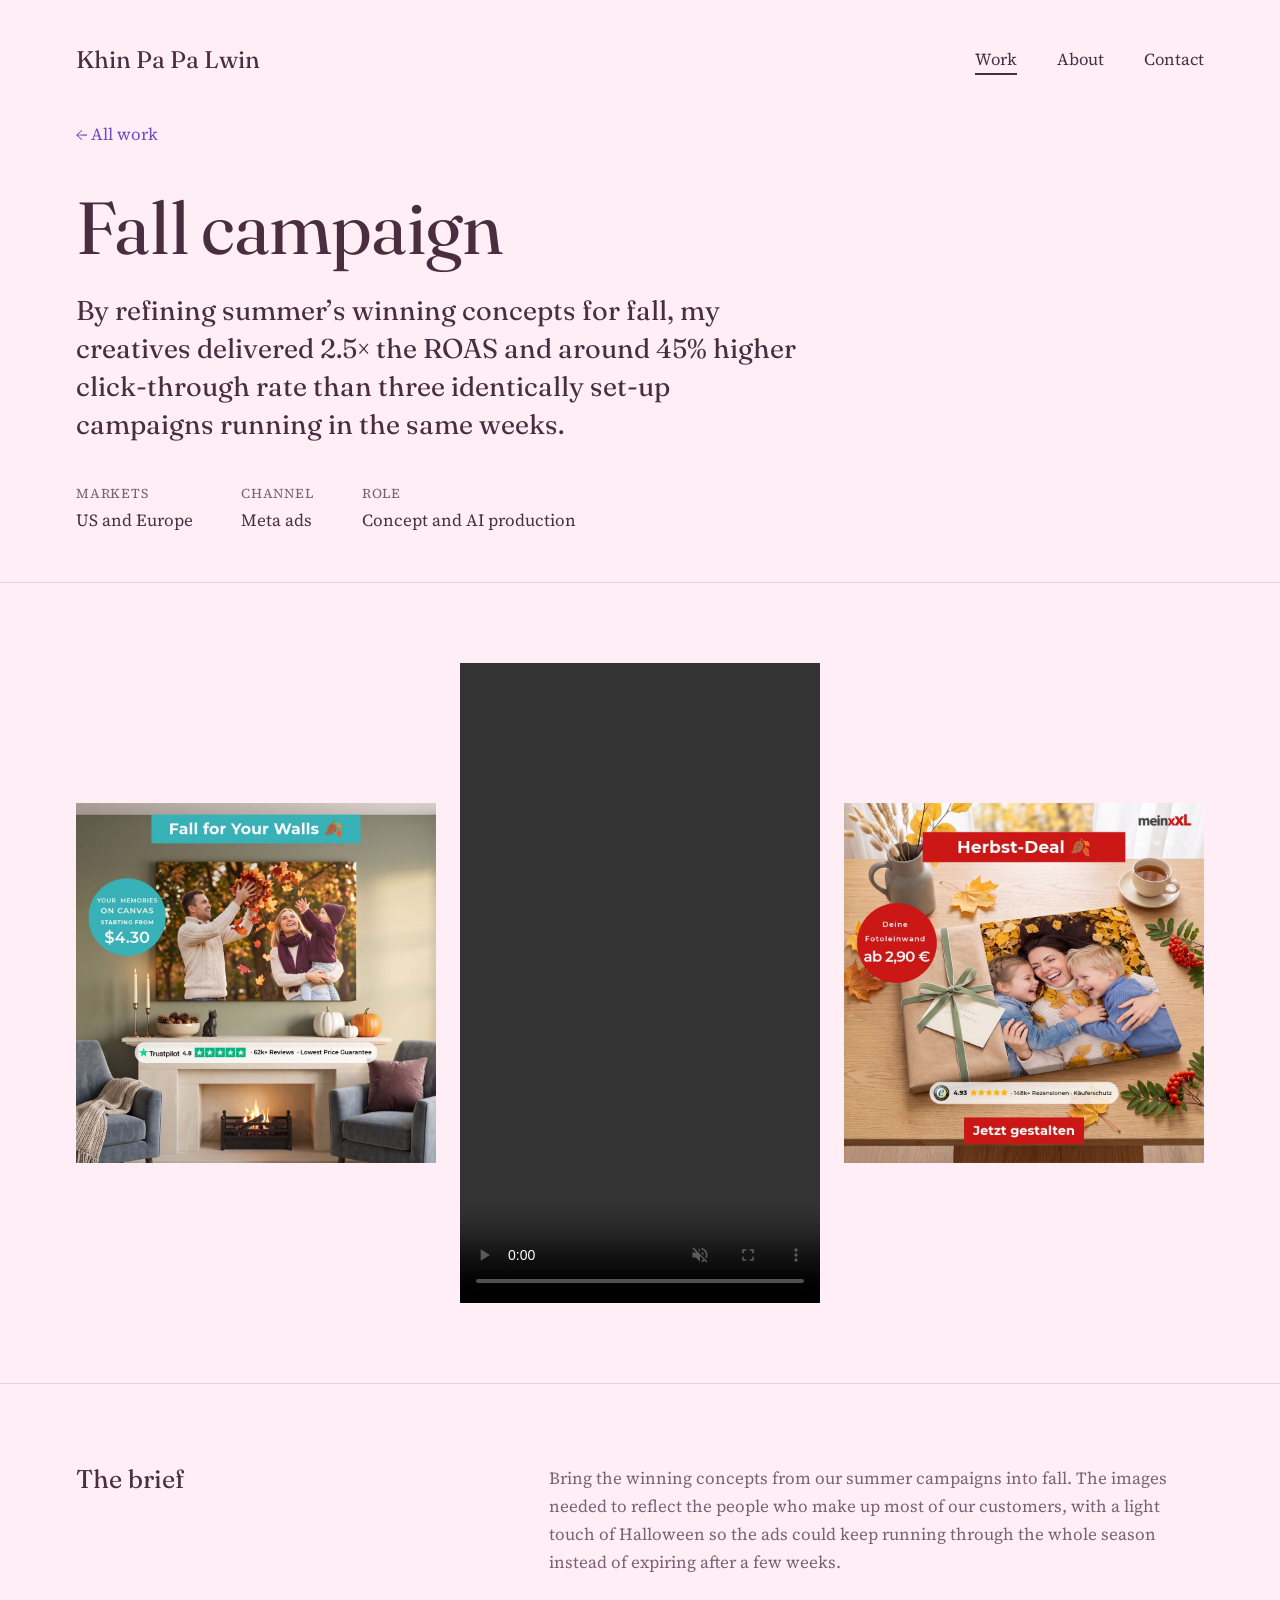
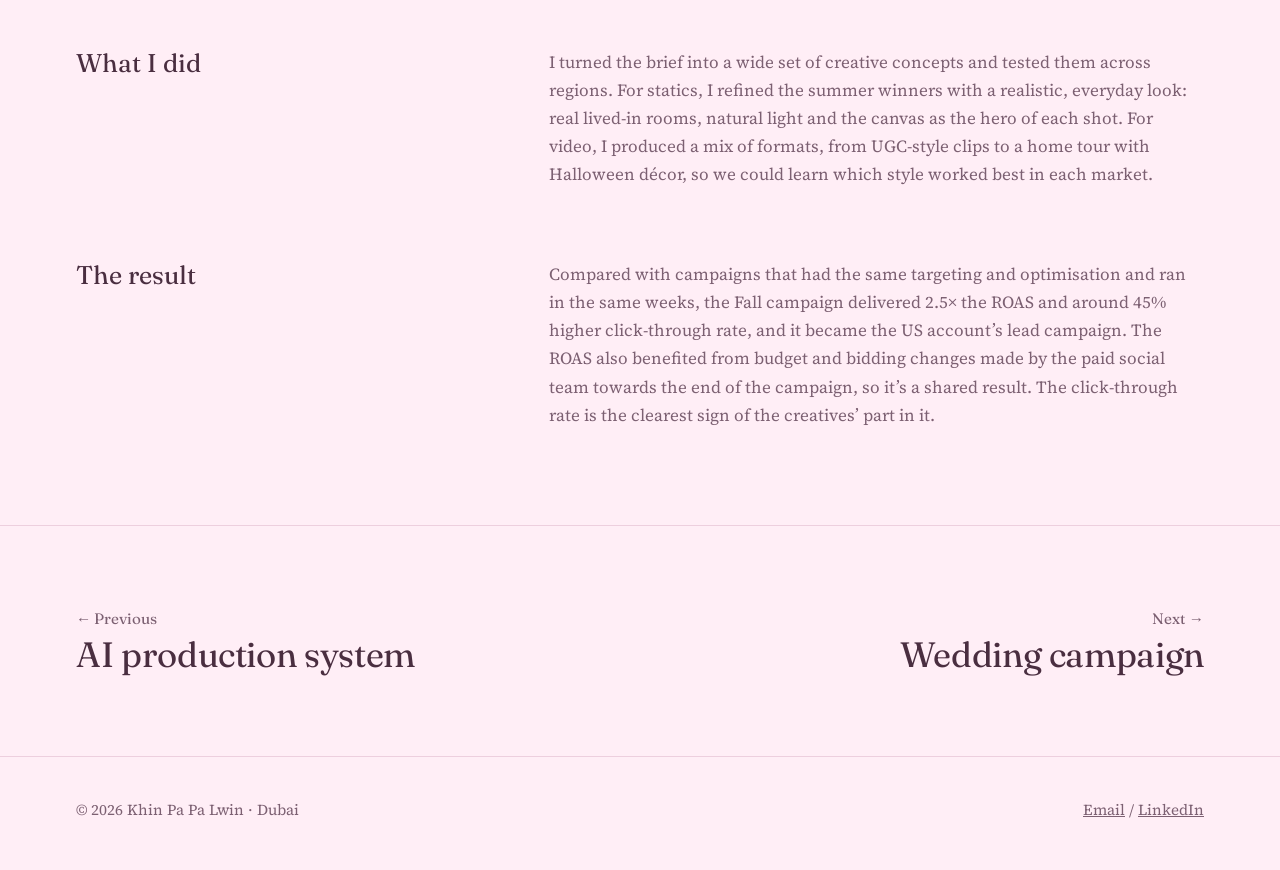
<file: projects/fall-concepts.html>
<!DOCTYPE html>
<html lang="en">
<head>
<meta charset="utf-8">
<meta name="viewport" content="width=device-width, initial-scale=1, viewport-fit=cover">
<title>Fall campaign – Khin Pa Pa Lwin</title>
<link rel="preconnect" href="https://fonts.googleapis.com">
<link rel="preconnect" href="https://fonts.gstatic.com" crossorigin>
<link href="https://fonts.googleapis.com/css2?family=Fraunces:ital,opsz,wght@0,9..144,400;0,9..144,500;1,9..144,400&family=Source+Serif+4:opsz,wght@8..60,400;8..60,600&display=swap" rel="stylesheet">
<link rel="stylesheet" href="../styles.css">
</head>
<body>
<div class="wrap">

  <nav class="site-nav" aria-label="Main">
    <a class="name" href="../index.html">Khin Pa Pa Lwin</a>
    <ul>
      <li><a href="../index.html#work" aria-current="page">Work</a></li>
      <li><a href="../about.html">About</a></li>
      <li><a href="../contact.html">Contact</a></li>
    </ul>
  </nav>

  <header class="project-head">
    <a class="link back" href="../index.html#work">← All work</a>
    <h1>Fall campaign</h1>
    <p class="result">By refining summer’s winning concepts for fall, my creatives delivered 2.5× the ROAS and around 45% higher click-through rate than three identically set-up campaigns running in the same weeks.</p>
    <dl class="meta"><div><dt>Markets</dt><dd>US and Europe</dd></div><div><dt>Channel</dt><dd>Meta ads</dd></div><div><dt>Role</dt><dd>Concept and AI production</dd></div></dl>
  </header>

  <section aria-label="Creatives">
    <div class="gallery">
    <div class="frame">fall static<img src="../images/projects/fall-1.jpg" alt="" onerror="this.remove()"></div>
    <div class="frame tall">fall video<video src="../images/projects/fall-2.mp4" autoplay muted loop playsinline controls></video></div>
    <div class="frame">fall static, second market<img src="../images/projects/fall-3.jpg" alt="" onerror="this.remove()"></div>
    </div>
  </section>

  <section class="story" aria-label="Case study">
    <h3>The brief</h3>
    <div>
      <p>Bring the winning concepts from our summer campaigns into fall. The images needed to reflect the people who make up most of our customers, with a light touch of Halloween so the ads could keep running through the whole season instead of expiring after a few weeks.</p>
    </div>
    <h3>What I did</h3>
    <div>
      <p>I turned the brief into a wide set of creative concepts and tested them across regions. For statics, I refined the summer winners with a realistic, everyday look: real lived-in rooms, natural light and the canvas as the hero of each shot. For video, I produced a mix of formats, from UGC-style clips to a home tour with Halloween décor, so we could learn which style worked best in each market.</p>
    </div>
    <h3>The result</h3>
    <div>
      <p>Compared with campaigns that had the same targeting and optimisation and ran in the same weeks, the Fall campaign delivered 2.5× the ROAS and around 45% higher click-through rate, and it became the US account’s lead campaign. The ROAS also benefited from budget and bidding changes made by the paid social team towards the end of the campaign, so it’s a shared result. The click-through rate is the clearest sign of the creatives’ part in it.</p>
    </div>
  </section>

  <section aria-label="More projects">
    <nav class="next">
      <a href="ai-production-system.html"><p class="label">← Previous</p><span class="head">AI production system</span></a>
      <a href="wedding-season.html"><p class="label">Next →</p><span class="head">Wedding campaign</span></a>
    </nav>
  </section>

  <footer class="site-footer">
    <span>© 2026 Khin Pa Pa Lwin · Dubai</span>
    <span><a href="mailto:khinpapalwin184@gmail.com">Email</a> / <a href="https://www.linkedin.com/in/khin-pa-pa-lwin-a996a92a7">LinkedIn</a></span>
  </footer>

</div>
<script src="../script.js"></script>
</body>
</html>
</file>
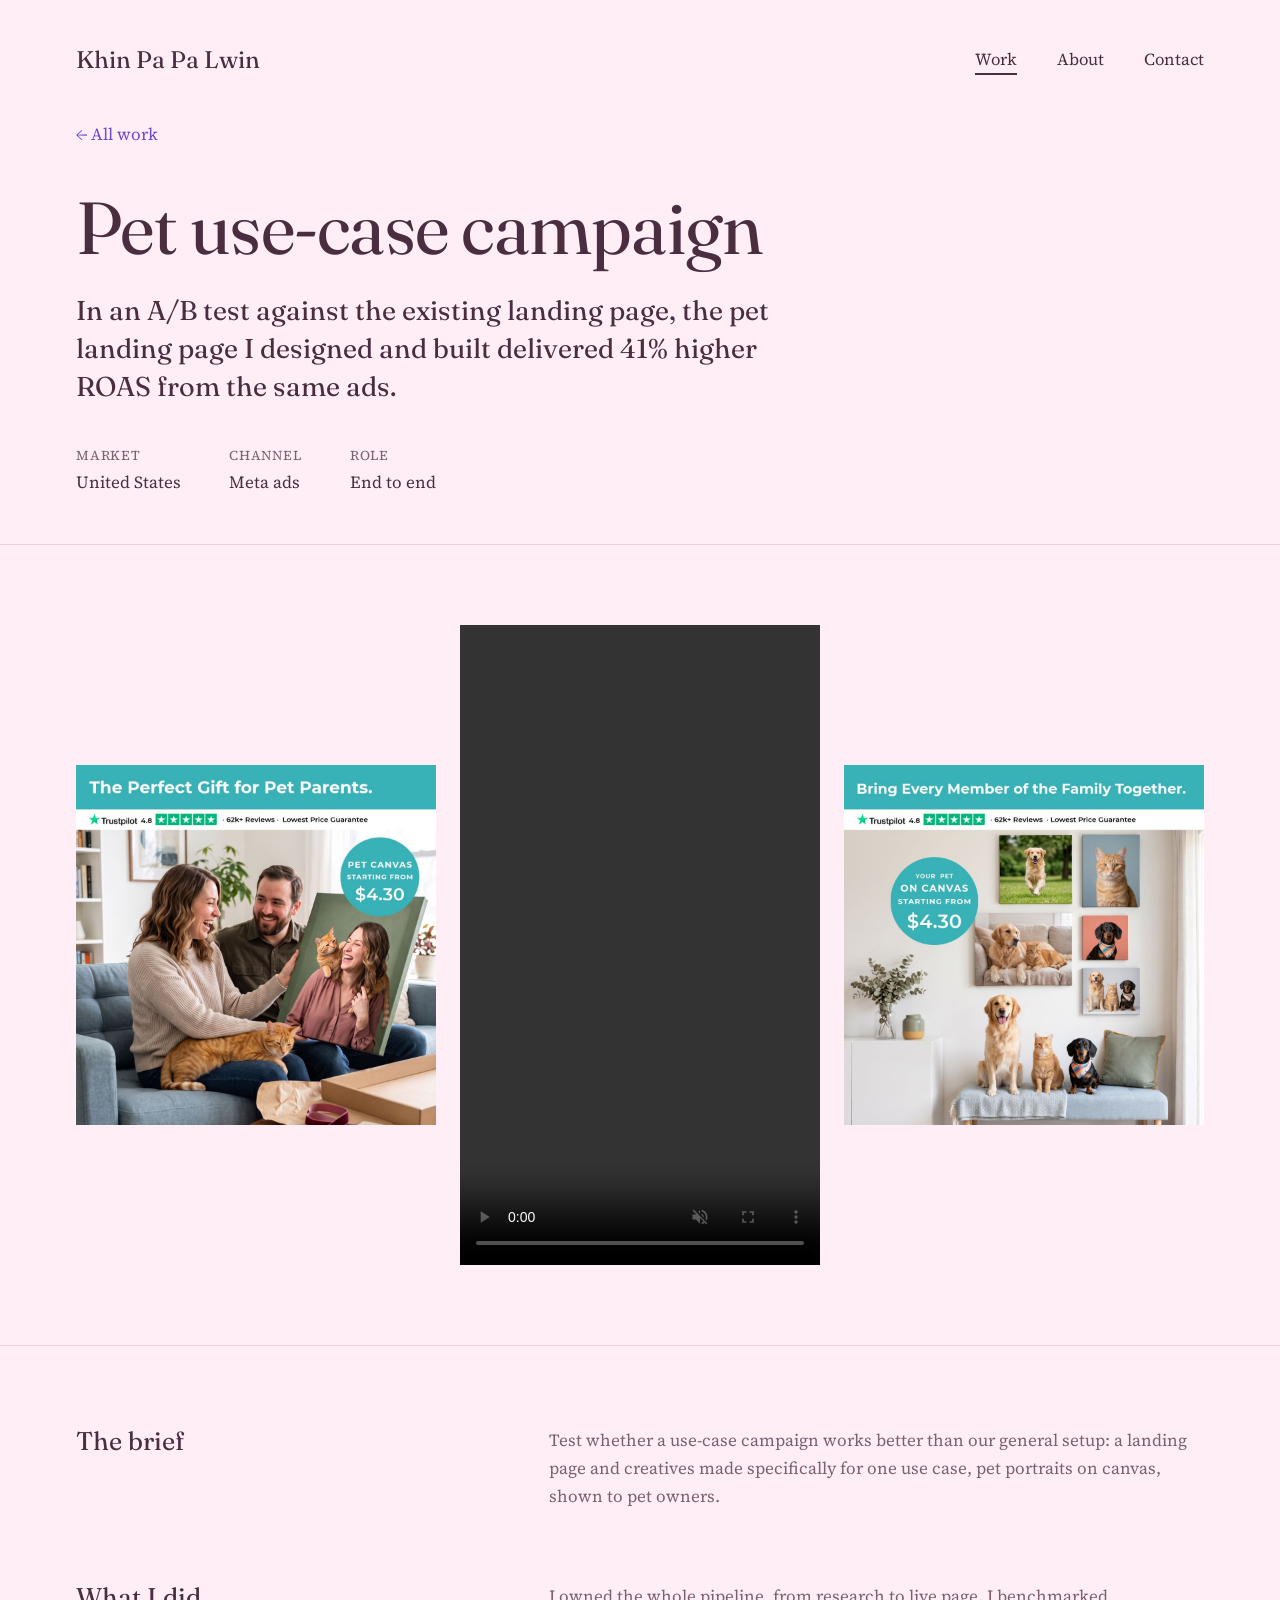
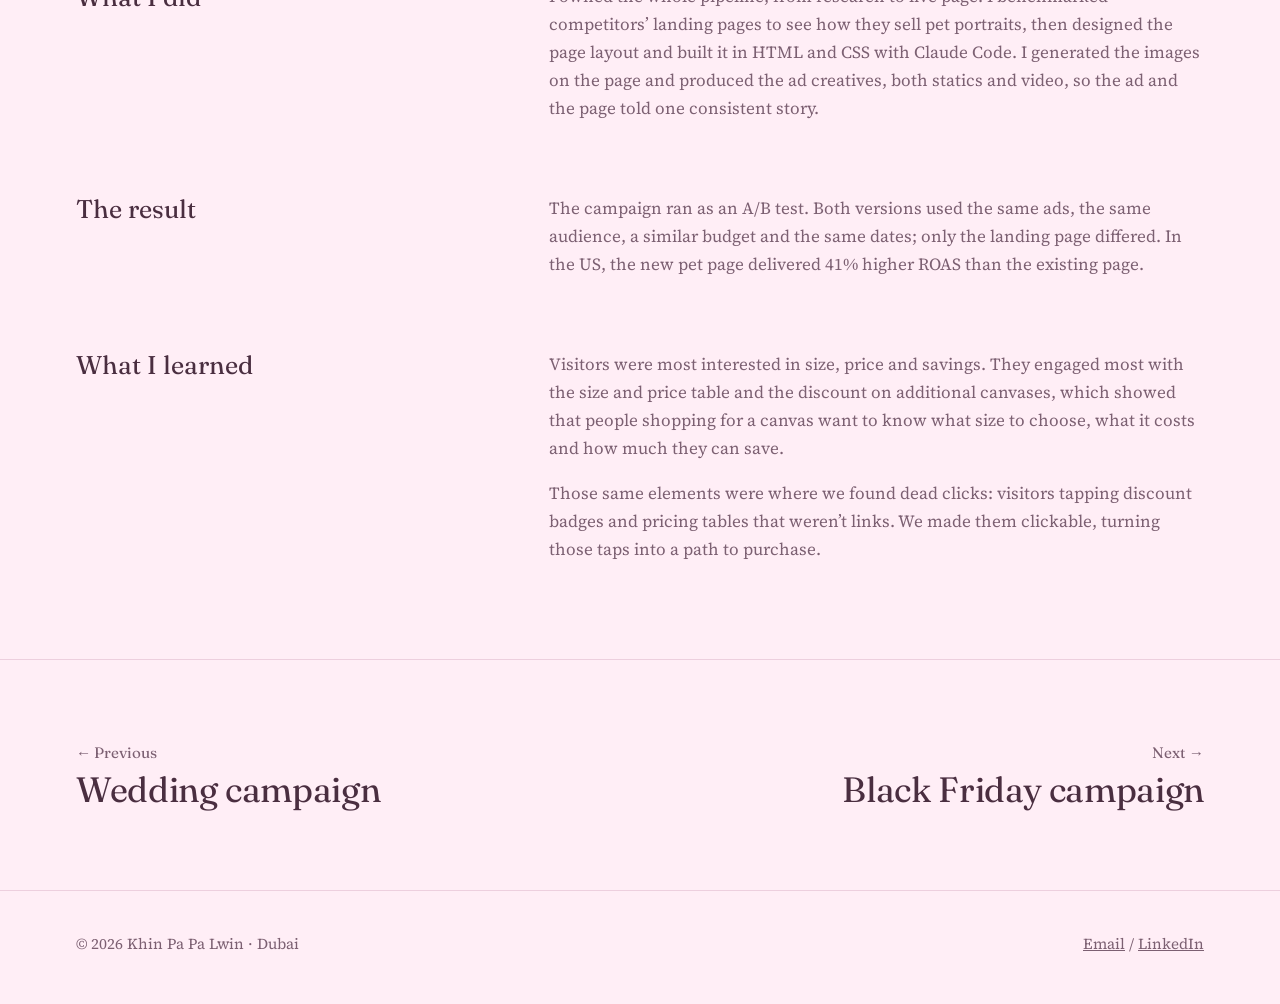
<file: projects/pet-landing-page.html>
<!DOCTYPE html>
<html lang="en">
<head>
<meta charset="utf-8">
<meta name="viewport" content="width=device-width, initial-scale=1, viewport-fit=cover">
<title>Pet use-case campaign – Khin Pa Pa Lwin</title>
<link rel="preconnect" href="https://fonts.googleapis.com">
<link rel="preconnect" href="https://fonts.gstatic.com" crossorigin>
<link href="https://fonts.googleapis.com/css2?family=Fraunces:ital,opsz,wght@0,9..144,400;0,9..144,500;1,9..144,400&family=Source+Serif+4:opsz,wght@8..60,400;8..60,600&display=swap" rel="stylesheet">
<link rel="stylesheet" href="../styles.css">
</head>
<body>
<div class="wrap">

  <nav class="site-nav" aria-label="Main">
    <a class="name" href="../index.html">Khin Pa Pa Lwin</a>
    <ul>
      <li><a href="../index.html#work" aria-current="page">Work</a></li>
      <li><a href="../about.html">About</a></li>
      <li><a href="../contact.html">Contact</a></li>
    </ul>
  </nav>

  <header class="project-head">
    <a class="link back" href="../index.html#work">← All work</a>
    <h1>Pet use-case campaign</h1>
    <p class="result">In an A/B test against the existing landing page, the pet landing page I designed and built delivered 41% higher ROAS from the same ads.</p>
    <dl class="meta"><div><dt>Market</dt><dd>United States</dd></div><div><dt>Channel</dt><dd>Meta ads</dd></div><div><dt>Role</dt><dd>End to end</dd></div></dl>
  </header>

  <section aria-label="Creatives">
    <div class="gallery">
    <div class="frame">landing page screenshot<img src="../images/projects/pet-1.jpg" alt="" onerror="this.remove()"></div>
    <div class="frame tall">ad video<video src="../images/projects/pet-2.mp4" autoplay muted loop playsinline controls></video></div>
    <div class="frame">ad static<img src="../images/projects/pet-3.jpg" alt="" onerror="this.remove()"></div>
    </div>
  </section>

  <section class="story" aria-label="Case study">
    <h3>The brief</h3>
    <div>
      <p>Test whether a use-case campaign works better than our general setup: a landing page and creatives made specifically for one use case, pet portraits on canvas, shown to pet owners.</p>
    </div>
    <h3>What I did</h3>
    <div>
      <p>I owned the whole pipeline, from research to live page. I benchmarked competitors’ landing pages to see how they sell pet portraits, then designed the page layout and built it in HTML and CSS with Claude Code. I generated the images on the page and produced the ad creatives, both statics and video, so the ad and the page told one consistent story.</p>
    </div>
    <h3>The result</h3>
    <div>
      <p>The campaign ran as an A/B test. Both versions used the same ads, the same audience, a similar budget and the same dates; only the landing page differed. In the US, the new pet page delivered 41% higher ROAS than the existing page.</p>
    </div>
    <h3>What I learned</h3>
    <div>
      <p>Visitors were most interested in size, price and savings. They engaged most with the size and price table and the discount on additional canvases, which showed that people shopping for a canvas want to know what size to choose, what it costs and how much they can save.</p>
    <p>Those same elements were where we found dead clicks: visitors tapping discount badges and pricing tables that weren’t links. We made them clickable, turning those taps into a path to purchase.</p>
    </div>
  </section>

  <section aria-label="More projects">
    <nav class="next">
      <a href="wedding-season.html"><p class="label">← Previous</p><span class="head">Wedding campaign</span></a>
      <a href="black-friday.html"><p class="label">Next →</p><span class="head">Black Friday campaign</span></a>
    </nav>
  </section>

  <footer class="site-footer">
    <span>© 2026 Khin Pa Pa Lwin · Dubai</span>
    <span><a href="mailto:khinpapalwin184@gmail.com">Email</a> / <a href="https://www.linkedin.com/in/khin-pa-pa-lwin-a996a92a7">LinkedIn</a></span>
  </footer>

</div>
<script src="../script.js"></script>
</body>
</html>
</file>
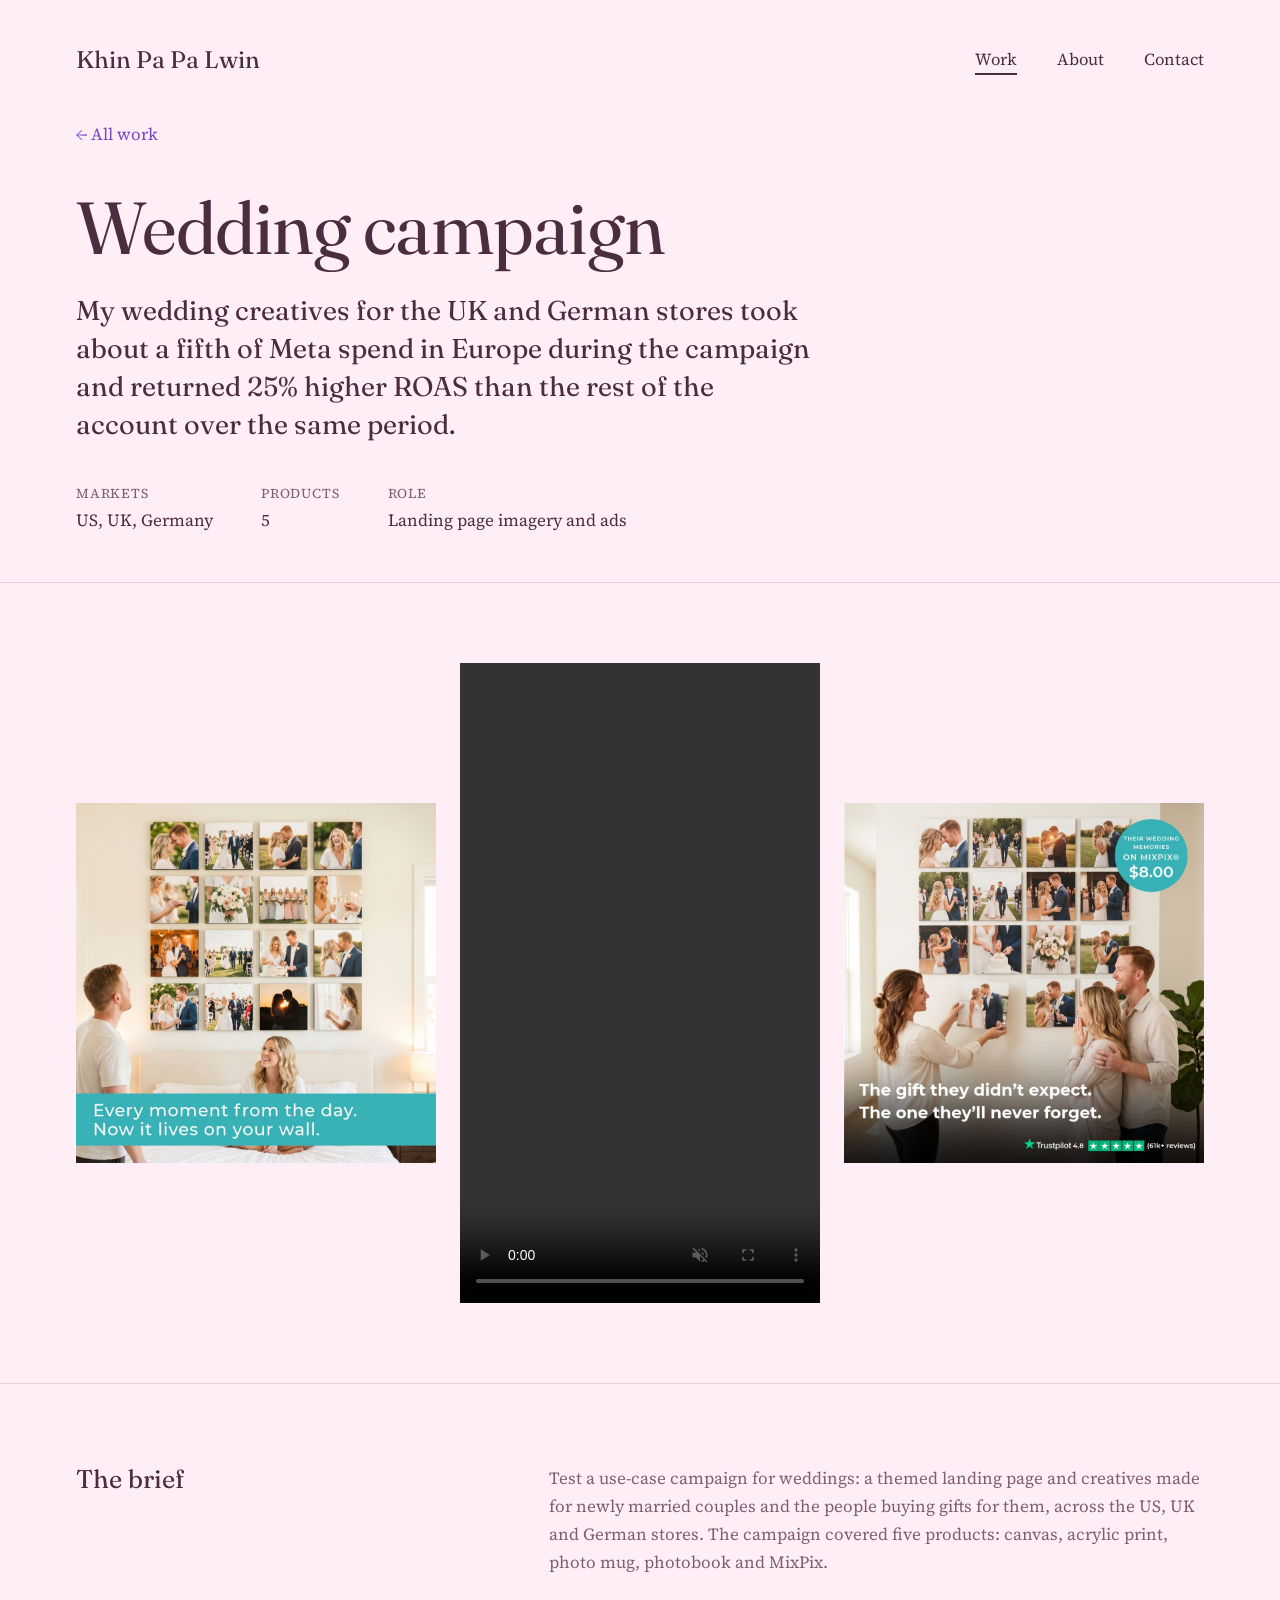
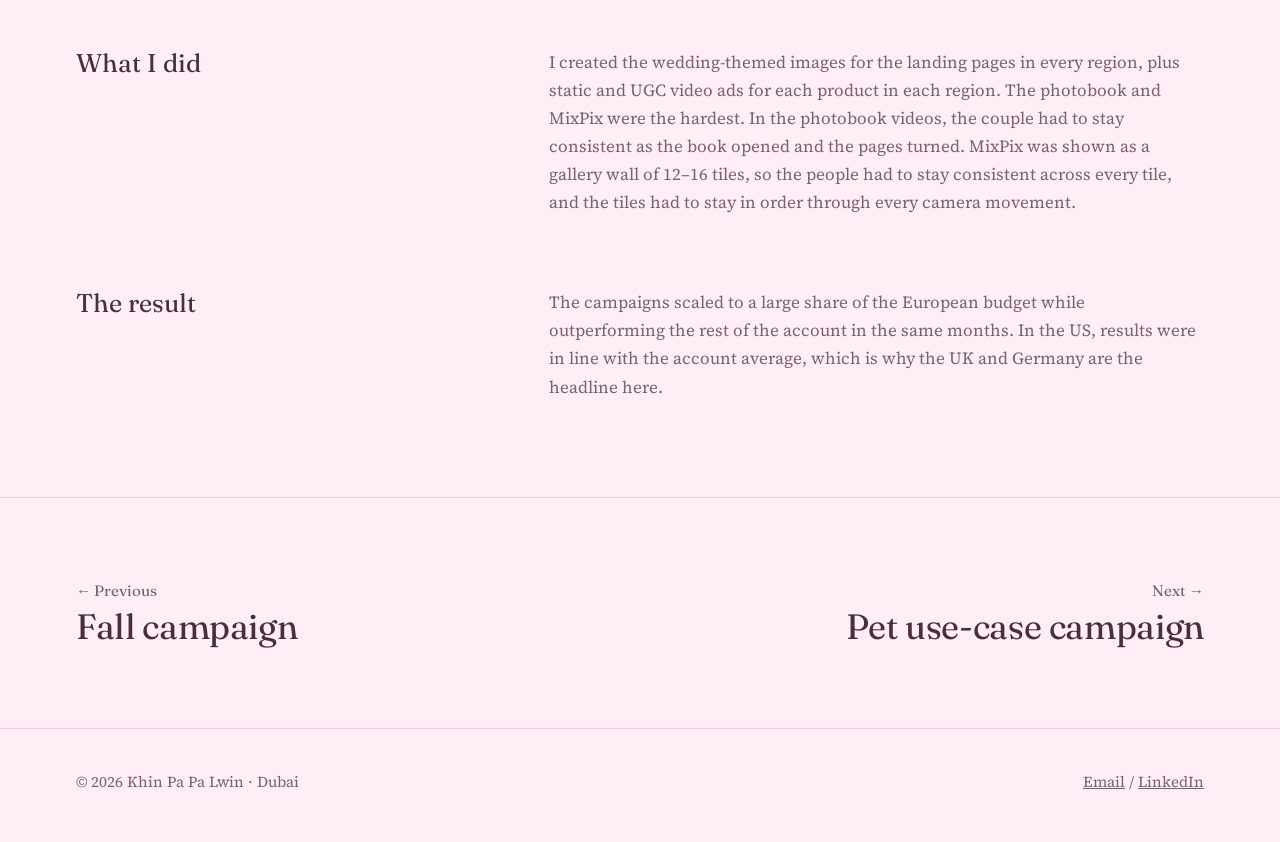
<file: projects/wedding-season.html>
<!DOCTYPE html>
<html lang="en">
<head>
<meta charset="utf-8">
<meta name="viewport" content="width=device-width, initial-scale=1, viewport-fit=cover">
<title>Wedding campaign – Khin Pa Pa Lwin</title>
<link rel="preconnect" href="https://fonts.googleapis.com">
<link rel="preconnect" href="https://fonts.gstatic.com" crossorigin>
<link href="https://fonts.googleapis.com/css2?family=Fraunces:ital,opsz,wght@0,9..144,400;0,9..144,500;1,9..144,400&family=Source+Serif+4:opsz,wght@8..60,400;8..60,600&display=swap" rel="stylesheet">
<link rel="stylesheet" href="../styles.css">
</head>
<body>
<div class="wrap">

  <nav class="site-nav" aria-label="Main">
    <a class="name" href="../index.html">Khin Pa Pa Lwin</a>
    <ul>
      <li><a href="../index.html#work" aria-current="page">Work</a></li>
      <li><a href="../about.html">About</a></li>
      <li><a href="../contact.html">Contact</a></li>
    </ul>
  </nav>

  <header class="project-head">
    <a class="link back" href="../index.html#work">← All work</a>
    <h1>Wedding campaign</h1>
    <p class="result">My wedding creatives for the UK and German stores took about a fifth of Meta spend in Europe during the campaign and returned 25% higher ROAS than the rest of the account over the same period.</p>
    <dl class="meta"><div><dt>Markets</dt><dd>US, UK, Germany</dd></div><div><dt>Products</dt><dd>5</dd></div><div><dt>Role</dt><dd>Landing page imagery and ads</dd></div></dl>
  </header>

  <section aria-label="Creatives">
    <div class="gallery">
    <div class="frame">wedding static<img src="../images/projects/wedding-1.jpg" alt="" onerror="this.remove()"></div>
    <div class="frame tall">wedding UGC video<video src="../images/projects/wedding-2.mp4" autoplay muted loop playsinline controls></video></div>
    <div class="frame">wedding landing page<img src="../images/projects/wedding-3.jpg" alt="" onerror="this.remove()"></div>
    </div>
  </section>

  <section class="story" aria-label="Case study">
    <h3>The brief</h3>
    <div>
      <p>Test a use-case campaign for weddings: a themed landing page and creatives made for newly married couples and the people buying gifts for them, across the US, UK and German stores. The campaign covered five products: canvas, acrylic print, photo mug, photobook and MixPix.</p>
    </div>
    <h3>What I did</h3>
    <div>
      <p>I created the wedding-themed images for the landing pages in every region, plus static and UGC video ads for each product in each region. The photobook and MixPix were the hardest. In the photobook videos, the couple had to stay consistent as the book opened and the pages turned. MixPix was shown as a gallery wall of 12–16 tiles, so the people had to stay consistent across every tile, and the tiles had to stay in order through every camera movement.</p>
    </div>
    <h3>The result</h3>
    <div>
      <p>The campaigns scaled to a large share of the European budget while outperforming the rest of the account in the same months. In the US, results were in line with the account average, which is why the UK and Germany are the headline here.</p>
    </div>
  </section>

  <section aria-label="More projects">
    <nav class="next">
      <a href="fall-concepts.html"><p class="label">← Previous</p><span class="head">Fall campaign</span></a>
      <a href="pet-landing-page.html"><p class="label">Next →</p><span class="head">Pet use-case campaign</span></a>
    </nav>
  </section>

  <footer class="site-footer">
    <span>© 2026 Khin Pa Pa Lwin · Dubai</span>
    <span><a href="mailto:khinpapalwin184@gmail.com">Email</a> / <a href="https://www.linkedin.com/in/khin-pa-pa-lwin-a996a92a7">LinkedIn</a></span>
  </footer>

</div>
<script src="../script.js"></script>
</body>
</html>
</file>
<file: styles.css>
/* ==========================================================
   Khin Pa Pa Lwin – Portfolio
   One stylesheet for every page. Change a colour here and it
   changes everywhere.
   Fonts: Fraunces (headlines), Source Serif 4 (text)
   ========================================================== */

:root {
  --bg: #FFEEF6;         /* blush pink background */
  --bg-deep: #FBE1EE;    /* slightly deeper blush for image placeholders */
  --ink: #4A2E40;        /* plum – main text */
  --ink-soft: #7C6072;   /* softer plum – secondary text */
  --line: #EDCFDE;       /* hairlines */
  --accent: #7446C9;     /* purple – the techy accent, used sparingly */
  --on-accent: #FFFFFF;
  --note: #8A4B00;       /* yellow "to do" notes */
  --note-bg: #FCEBC4;
  --serif-head: "Fraunces", Georgia, "Times New Roman", serif;
  --serif: "Source Serif 4", Georgia, "Times New Roman", serif;
  color-scheme: light;
  box-sizing: border-box;
  padding-top: env(safe-area-inset-top, 0px);
  padding-bottom: env(safe-area-inset-bottom, 0px);
}

@media (prefers-color-scheme: dark) {
  :root {
    --bg: #1F141B; --bg-deep: #2B1D26; --ink: #F7E4EF; --ink-soft: #C9AFC0; --line: #3D2B37;
    --accent: #B497FF; --on-accent: #1F141B; --note: #FFD27A; --note-bg: #3A2F14;
    color-scheme: dark;
  }
}

*, *::before, *::after { box-sizing: inherit; }
html { scroll-behavior: smooth; }

body {
  margin: 0;
  background: var(--bg);
  color: var(--ink);
  font-family: var(--serif);
  font-size: 1.0625rem;
  line-height: 1.65;
  overflow-x: hidden;
}

a { color: inherit; }
a:focus-visible { outline: 2px solid var(--accent); outline-offset: 4px; }
img { max-width: 100%; display: block; }
p { margin: 0 0 1rem; }

.wrap { max-width: 74rem; margin: 0 auto; padding: 0 1.75rem; }
.measure { max-width: 40rem; }

h1, h2, .head { font-family: var(--serif-head); font-weight: 400; letter-spacing: -0.01em; color: var(--ink); }
h2 { font-size: clamp(2rem, 4vw, 2.8rem); line-height: 1.15; margin: 0 0 2.5rem; }
h3 { font-size: 1.05rem; font-weight: 600; margin: 0 0 0.4rem; }

/* small label, e.g. "Introduction" */
.label { font-family: var(--serif-head); font-size: 1.1rem; color: var(--ink-soft); margin: 0 0 1.25rem; }

/* sections separated by full-width hairlines, like the reference */
section {
  padding: 5rem calc(50vw - 50%); margin: 0 calc(50% - 50vw);
  border-top: 1px solid var(--line);
}

/* ---------- Navigation ---------- */
.site-nav {
  display: flex; justify-content: space-between; align-items: center; gap: 1rem; flex-wrap: wrap;
  padding: 2.5rem 0; font-size: 1.05rem;
}
.site-nav .name { font-family: var(--serif-head); font-size: 1.5rem; text-decoration: none; }
.site-nav ul { list-style: none; display: flex; gap: 2.5rem; margin: 0; padding: 0; }
.site-nav ul a, .link { text-decoration: none; position: relative; }
.site-nav ul a::after, .link::after {
  content: ""; position: absolute; left: 0; right: 0; bottom: -4px; height: 1.5px; background: currentColor;
  transform: scaleX(0); transform-origin: right; transition: transform 0.35s ease;
}
.site-nav ul a:hover::after, .site-nav ul a[aria-current="page"]::after, .link:hover::after { transform: scaleX(1); transform-origin: left; }
.link { color: var(--accent); }

/* ---------- Buttons (outlined, like the reference, filling on hover) ---------- */
.btn {
  display: inline-flex; align-items: center; gap: 0.75rem;
  padding: 1rem 1.9rem; border: 1px solid var(--ink-soft); color: var(--ink); text-decoration: none;
  font-size: 0.95rem; letter-spacing: 0.06em; text-transform: uppercase;
  position: relative; overflow: hidden; z-index: 0; transition: color 0.35s ease, border-color 0.35s;
}
.btn::before {
  content: ""; position: absolute; inset: 0; background: var(--accent); z-index: -1;
  transform: translateY(101%); transition: transform 0.35s ease;
}
.btn:hover { color: var(--on-accent); border-color: var(--accent); }
.btn:hover::before { transform: none; }
.btn .arrow { transition: transform 0.3s; }
.btn:hover .arrow { transform: translateX(4px); }

/* ---------- Home: hero ---------- */
.hero { display: grid; grid-template-columns: minmax(0, 1fr) minmax(0, 1fr); gap: 3.5rem; align-items: center; padding: 1rem 0 5rem; }
.hero h1 { font-size: clamp(2.6rem, 5.4vw, 4.4rem); line-height: 1.12; margin: 0 0 2rem; }
.hero h1 em { font-style: italic; color: var(--accent); }
.hero .lead { font-size: 1.2rem; color: var(--ink-soft); max-width: 28rem; margin: 0 0 2.25rem; }

.photo {
  position: relative; aspect-ratio: 1 / 1; overflow: hidden; background: var(--bg-deep);
  display: flex; align-items: center; justify-content: center; text-align: center; padding: 1rem;
  color: var(--ink-soft); font-size: 0.9rem;
}
.photo img { position: absolute; inset: 0; width: 100%; height: 100%; object-fit: cover; transition: transform 1.2s cubic-bezier(.2,.7,.2,1); }
.photo:hover img { transform: scale(1.04); }
.photo.round { border-radius: 50%; }

/* ---------- Home: intro ---------- */
.intro { display: grid; grid-template-columns: minmax(0, 1.25fr) minmax(0, 1fr); gap: 3rem; }
.intro .big { font-family: var(--serif-head); font-size: clamp(1.6rem, 2.8vw, 2.15rem); line-height: 1.3; margin-bottom: 1.25rem; }
.intro p { color: var(--ink-soft); }
.intro .btn { margin-top: 1rem; }

/* ---------- Home: logo strip (slowly scrolls, pauses on hover) ---------- */
.marquee {
  overflow: hidden;
  -webkit-mask-image: linear-gradient(90deg, transparent, #000 10%, #000 90%, transparent);
          mask-image: linear-gradient(90deg, transparent, #000 10%, #000 90%, transparent);
}
.marquee:hover .marquee-track { animation-play-state: paused; }
.marquee-track { display: flex; width: max-content; animation: scroll 34s linear infinite; }
.logos { display: flex; align-items: center; gap: 5rem; margin: 0; padding: 0 2.5rem; list-style: none; }
.logos img { height: 22px; width: auto; transition: transform 0.3s; }
.logos img.tall { height: 28px; }
.logos img:hover { transform: scale(1.08); }
@keyframes scroll { to { transform: translateX(-50%); } }
@media (prefers-color-scheme: dark) { .logos img { filter: brightness(0) invert(1) opacity(0.8); } }

/* ---------- Home: project grid ----------
   Row 1: three square projects. Row 2: two wider projects ("half"). */
.work { display: grid; grid-template-columns: repeat(6, minmax(0, 1fr)); gap: 3.5rem 2.5rem; }
.item { grid-column: span 2; display: block; text-decoration: none; color: var(--ink); transition: transform 0.45s cubic-bezier(.2,.7,.2,1); }
.item.half { grid-column: span 3; }
.item .cover {
  position: relative; aspect-ratio: 1 / 1; overflow: hidden; background: var(--bg-deep); margin-bottom: 1.25rem;
  display: flex; align-items: center; justify-content: center; text-align: center; padding: 1rem;
  color: var(--ink-soft); font-size: 0.85rem; transition: box-shadow 0.45s ease;
}
.item.half .cover { aspect-ratio: 3 / 2; }
.item .cover img { position: absolute; inset: 0; width: 100%; height: 100%; object-fit: cover; transition: transform 0.9s cubic-bezier(.2,.7,.2,1); }
.item .title { font-family: var(--serif-head); font-size: 1.65rem; line-height: 1.2; margin: 0 0 0.4rem; transition: color 0.3s; }
.item p { color: var(--ink-soft); margin: 0; }

/* hover: the project grows a little and lifts */
.work .item:hover { transform: translateY(-8px) scale(1.03); }
.work .item.half:hover { transform: translateY(-8px) scale(1.02); }
.work .item:hover .cover { box-shadow: 0 26px 44px -22px rgba(74, 46, 64, 0.45); }
.work .item:hover .cover img { transform: scale(1.05); }
.work .item:hover .title { color: var(--accent); }

/* ---------- Project pages ---------- */
.back { display: inline-block; margin: 0 0 2.5rem; }
.project-head { display: grid; grid-template-columns: minmax(0, 1fr); padding-bottom: 3rem; }
.project-head h1 { font-size: clamp(2.6rem, 6vw, 4.6rem); line-height: 1.08; margin: 0 0 1.5rem; }
.project-head h1 em { font-style: italic; color: var(--accent); }
.result { font-family: var(--serif-head); font-size: clamp(1.3rem, 2.4vw, 1.7rem); line-height: 1.4; max-width: 46rem; margin: 0 0 2.5rem; }

.meta { display: flex; flex-wrap: wrap; gap: 0.75rem 3rem; margin: 0; }
.meta div { display: flex; flex-direction: column; }
.meta dt { font-size: 0.85rem; letter-spacing: 0.06em; text-transform: uppercase; color: var(--ink-soft); }
.meta dd { margin: 0; }

.stats { display: grid; grid-template-columns: repeat(auto-fit, minmax(14rem, 1fr)); gap: 2.5rem; }
.stat .num { display: block; font-family: var(--serif-head); font-size: clamp(3.6rem, 8vw, 5.6rem); line-height: 1; color: var(--accent); margin-bottom: 0.75rem; }
.stat p { margin: 0; color: var(--ink-soft); max-width: 18rem; border-top: 1px solid var(--line); padding-top: 0.75rem; }

.gallery { display: grid; grid-template-columns: repeat(3, minmax(0, 1fr)); gap: 1.5rem; align-items: center; }
.frame {
  position: relative; aspect-ratio: 1 / 1; overflow: hidden; background: var(--bg-deep);
  display: flex; align-items: center; justify-content: center; text-align: center; padding: 1rem;
  color: var(--ink-soft); font-size: 0.85rem;
}
.frame.tall { aspect-ratio: 9 / 16; }
.frame img, .frame video { position: absolute; inset: 0; width: 100%; height: 100%; object-fit: cover; transition: transform 0.9s cubic-bezier(.2,.7,.2,1); }
.frame:hover img, .frame:hover video { transform: scale(1.04); }

/* two-column text blocks: label on the left, text on the right */
.story { display: grid; grid-template-columns: minmax(0, 1fr) minmax(0, 1.6fr); gap: 1rem 4rem; }
.story h3 { font-family: var(--serif-head); font-size: 1.6rem; font-weight: 400; line-height: 1.2; margin: 0; }
.story > div { margin-bottom: 2.5rem; color: var(--ink-soft); }
.story > div:last-child { margin-bottom: 0; }

.next { display: flex; justify-content: space-between; gap: 2rem; flex-wrap: wrap; }
.next a { text-decoration: none; }
.next .label { font-size: 0.95rem; margin: 0 0 0.3rem; }
.next .head { font-size: clamp(1.5rem, 3vw, 2.2rem); line-height: 1.15; transition: color 0.3s; }
.next a:hover .head { color: var(--accent); }
.next a:last-child { text-align: right; }

/* Catalog image sets on the AI production system page */
.lead-sets { color: var(--ink-soft); max-width: 40rem; margin-bottom: 2.5rem; }
.set { margin: 0 0 3rem; }
.set:last-child { margin-bottom: 0; }
.set-row { display: grid; grid-template-columns: repeat(3, minmax(0, 1fr)); gap: 1.25rem; }
.set-row .frame { aspect-ratio: 1 / 1; }
.set figcaption { margin-top: 1rem; color: var(--ink-soft); font-size: 1rem; }

/* Yellow notes = text you still need to write. Delete them when done. */
.note { background: var(--note-bg); color: var(--note); padding: 0.1rem 0.35rem; font-size: 0.92rem; }

/* ---------- About ---------- */
.about-hero { display: grid; grid-template-columns: minmax(0, 1.2fr) minmax(0, 1fr); gap: 4rem; align-items: center; padding-bottom: 5rem; }
.about-hero .photo { max-width: 28rem; justify-self: end; width: 100%; }
.split { display: grid; grid-template-columns: minmax(0, 1fr) minmax(0, 1fr); gap: 4rem; align-items: center; }
.split .photo { aspect-ratio: 3 / 2; }
.split .text, .text { color: var(--ink-soft); font-size: 1.15rem; line-height: 1.75; }
.split .big { font-family: var(--serif-head); font-size: clamp(1.5rem, 2.6vw, 2rem); line-height: 1.35; }

.timeline { list-style: none; margin: 0; padding: 0; }
.timeline li { display: grid; grid-template-columns: 10rem minmax(0, 1fr) auto; gap: 1.5rem; align-items: baseline; padding: 1.4rem 0; border-top: 1px solid var(--line); transition: padding 0.3s, color 0.3s; }
.timeline li:hover { padding-left: 0.75rem; }
.timeline li:hover .role { color: var(--accent); }
.timeline .when { color: var(--ink-soft); }
.timeline .role { font-family: var(--serif-head); font-size: clamp(1.3rem, 2.4vw, 1.8rem); line-height: 1.2; transition: color 0.3s; }
.timeline .where { color: var(--ink-soft); text-align: right; }

/* zigzag story: text and photo swap sides on every block */
.zig { display: grid; grid-template-columns: minmax(0, 1fr) minmax(0, 1fr); gap: 4rem; align-items: center; }
.zig .text { color: var(--ink-soft); font-size: 1.15rem; line-height: 1.75; }
.zig .text p:last-child { margin-bottom: 0; }
.zig .photo { aspect-ratio: 3 / 2; width: 100%; }
.zig.flip .photo { order: -1; }
.zig-divider { width: 5rem; height: 1px; background: var(--accent); margin: 4.5rem auto; border: 0; }

/* ---------- Contact ---------- */
.contact-list { list-style: none; margin: 1rem 0 3rem; padding: 0; }
.contact-list li { border-top: 1px solid var(--line); }
.contact-list li:last-child { border-bottom: 1px solid var(--line); }
.contact-list a, .contact-list span {
  display: flex; justify-content: space-between; align-items: center; gap: 1rem; padding: 1.4rem 0;
  font-family: var(--serif-head); font-size: clamp(1.5rem, 4vw, 2.6rem); line-height: 1.15; text-decoration: none;
  transition: color 0.3s, padding 0.3s; overflow-wrap: anywhere;
}
.contact-list a:hover { color: var(--accent); padding-left: 0.75rem; }
.contact-list a::after { content: "↗"; font-size: 1.4rem; }

/* ---------- Footer ---------- */
.site-footer {
  display: flex; justify-content: space-between; flex-wrap: wrap; gap: 1rem;
  padding: 2.5rem calc(50vw - 50%) 3rem; margin: 0 calc(50% - 50vw);
  border-top: 1px solid var(--line); color: var(--ink-soft); font-size: 0.95rem;
}

/* ---------- Scroll-in animation (added by script.js) ---------- */
.reveal { opacity: 0; transform: translateY(28px); transition: opacity 0.9s ease, transform 0.9s cubic-bezier(.2,.7,.2,1); }
.reveal.in { opacity: 1; transform: none; }

/* ---------- Phones ---------- */
@media (max-width: 760px) {
  .site-nav { padding: 1.75rem 0; }
  .site-nav ul { gap: 1.4rem; }
  .hero, .intro, .about-hero, .split, .story { grid-template-columns: 1fr; }
  .hero { gap: 2.5rem; }
  .hero .photo { order: -1; }
  .about-hero .photo { justify-self: start; max-width: 18rem; }
  .work { grid-template-columns: 1fr; }
  .item, .item.half { grid-column: auto; }
  .item.half .cover { aspect-ratio: 1 / 1; }
  .zig { grid-template-columns: 1fr; gap: 1.75rem; }
  .zig .photo, .zig.flip .photo { order: -1; }
  .zig-divider { margin: 3rem 0; }
  .logos { gap: 3rem; padding: 0 1.5rem; }
  .logos img { height: 20px; }
  .logos img.tall { height: 25px; }
  .gallery { grid-template-columns: repeat(2, minmax(0, 1fr)); }
  .set-row { gap: 0.6rem; }
  .story > div { margin-bottom: 1.5rem; }
  .timeline li { grid-template-columns: 1fr; gap: 0.2rem; }
  .timeline .where { text-align: left; }
  .next a:last-child { text-align: left; }
}

/* ---------- Respect people who turn animations off ---------- */
@media (prefers-reduced-motion: reduce) {
  *, *::before, *::after { animation: none !important; transition: none !important; scroll-behavior: auto !important; }
  .reveal { opacity: 1; transform: none; }
}
</file>
